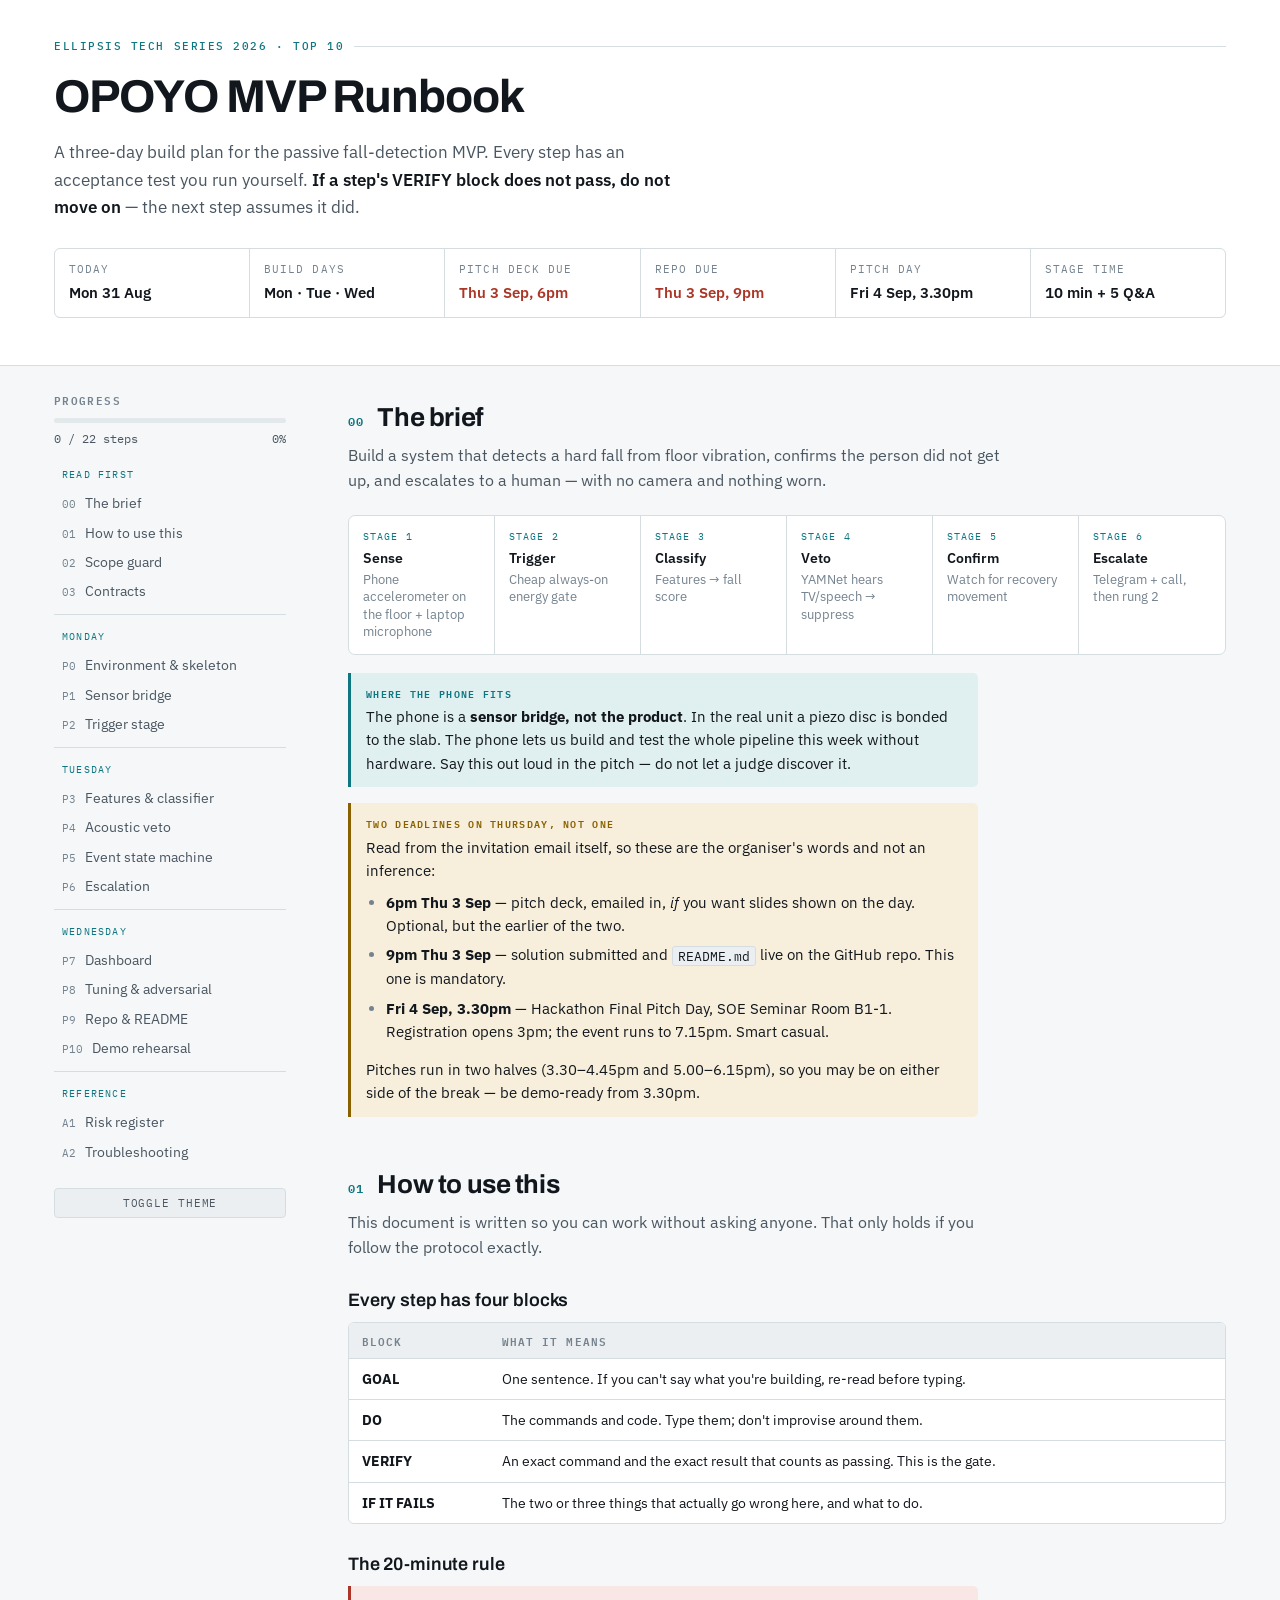
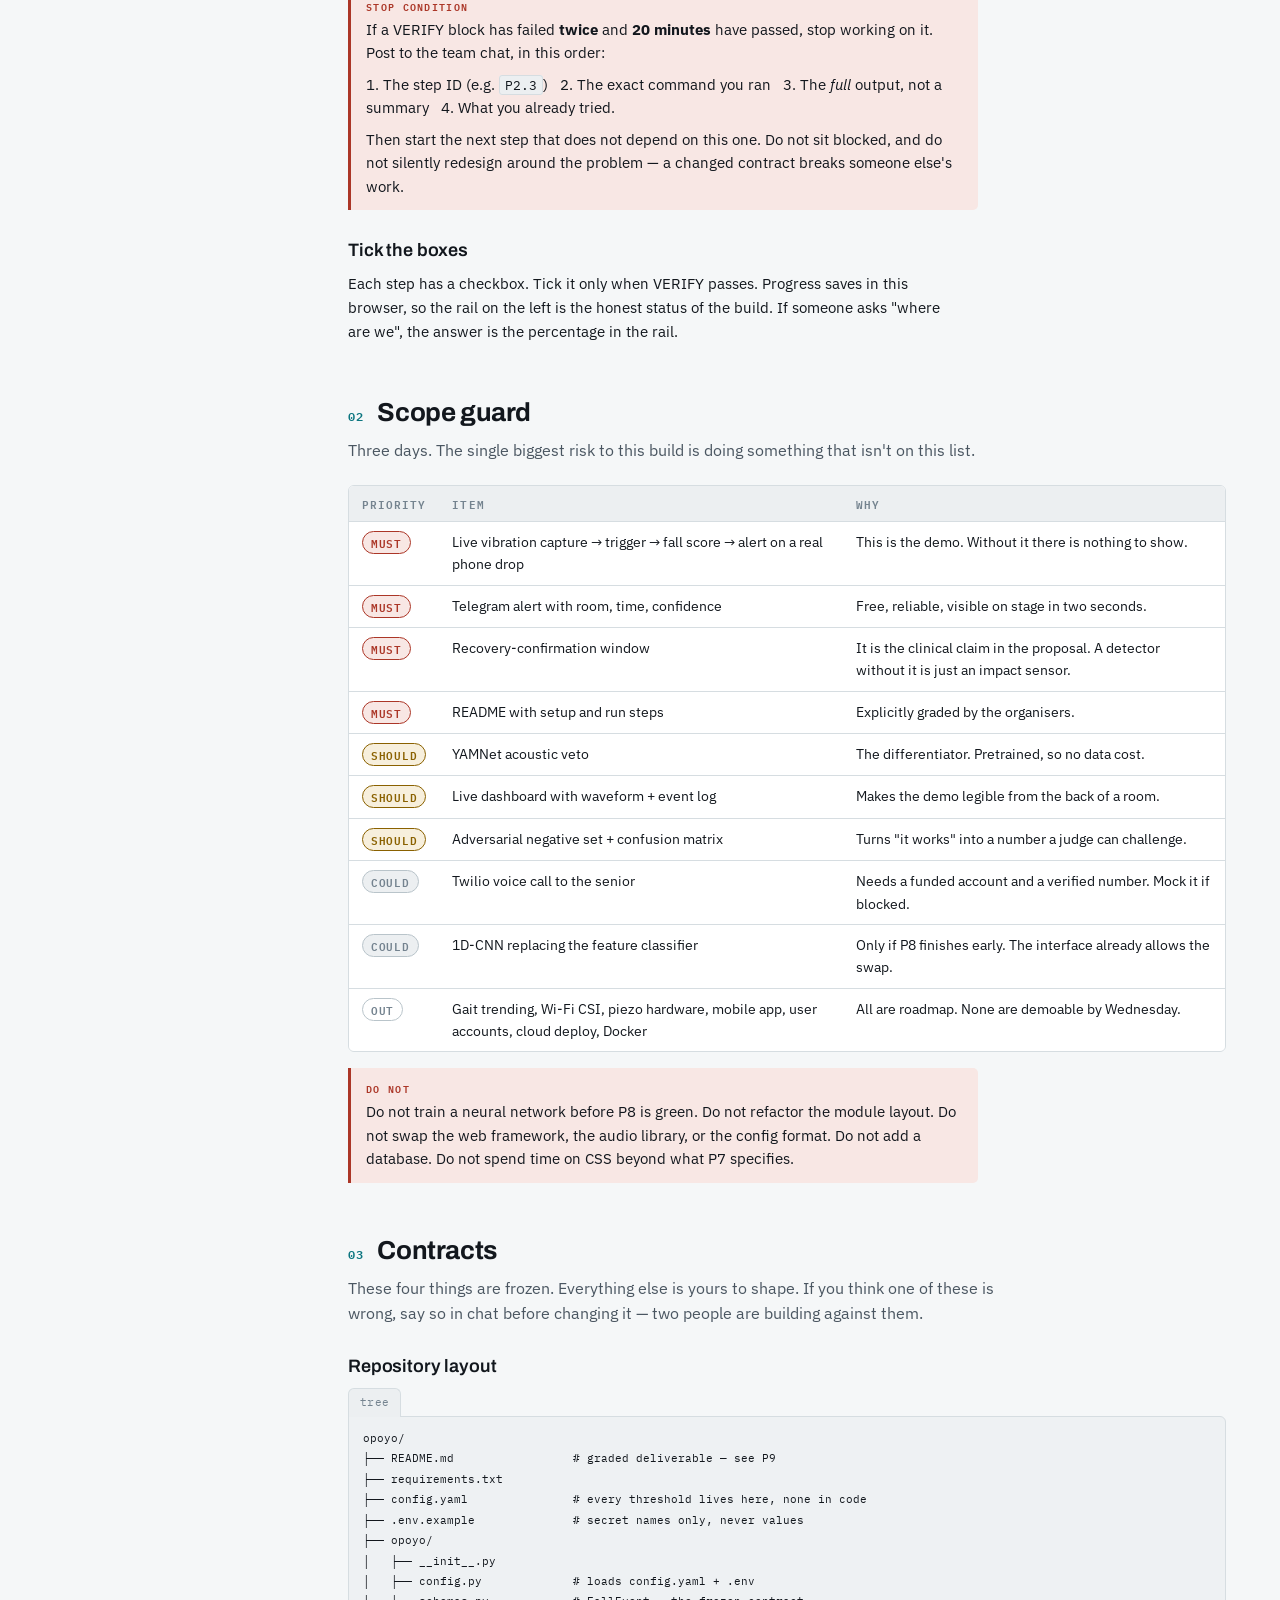
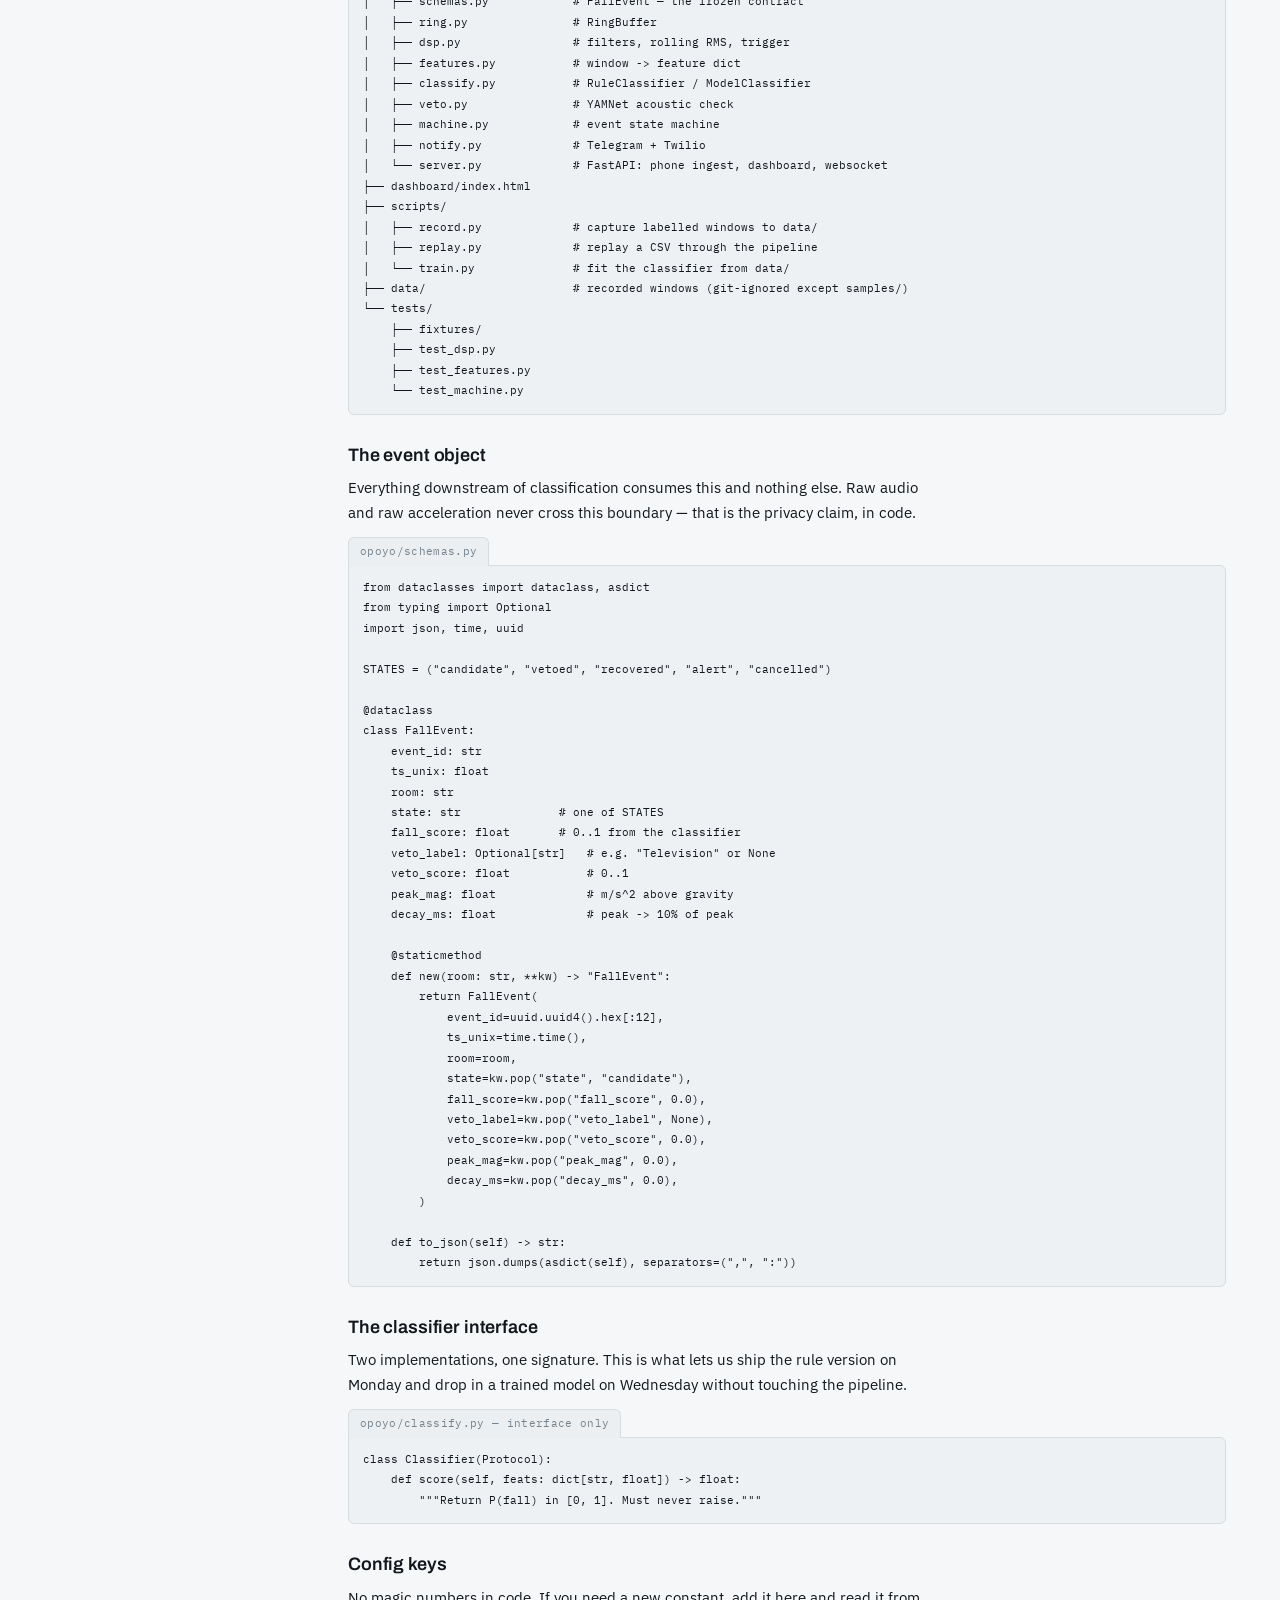
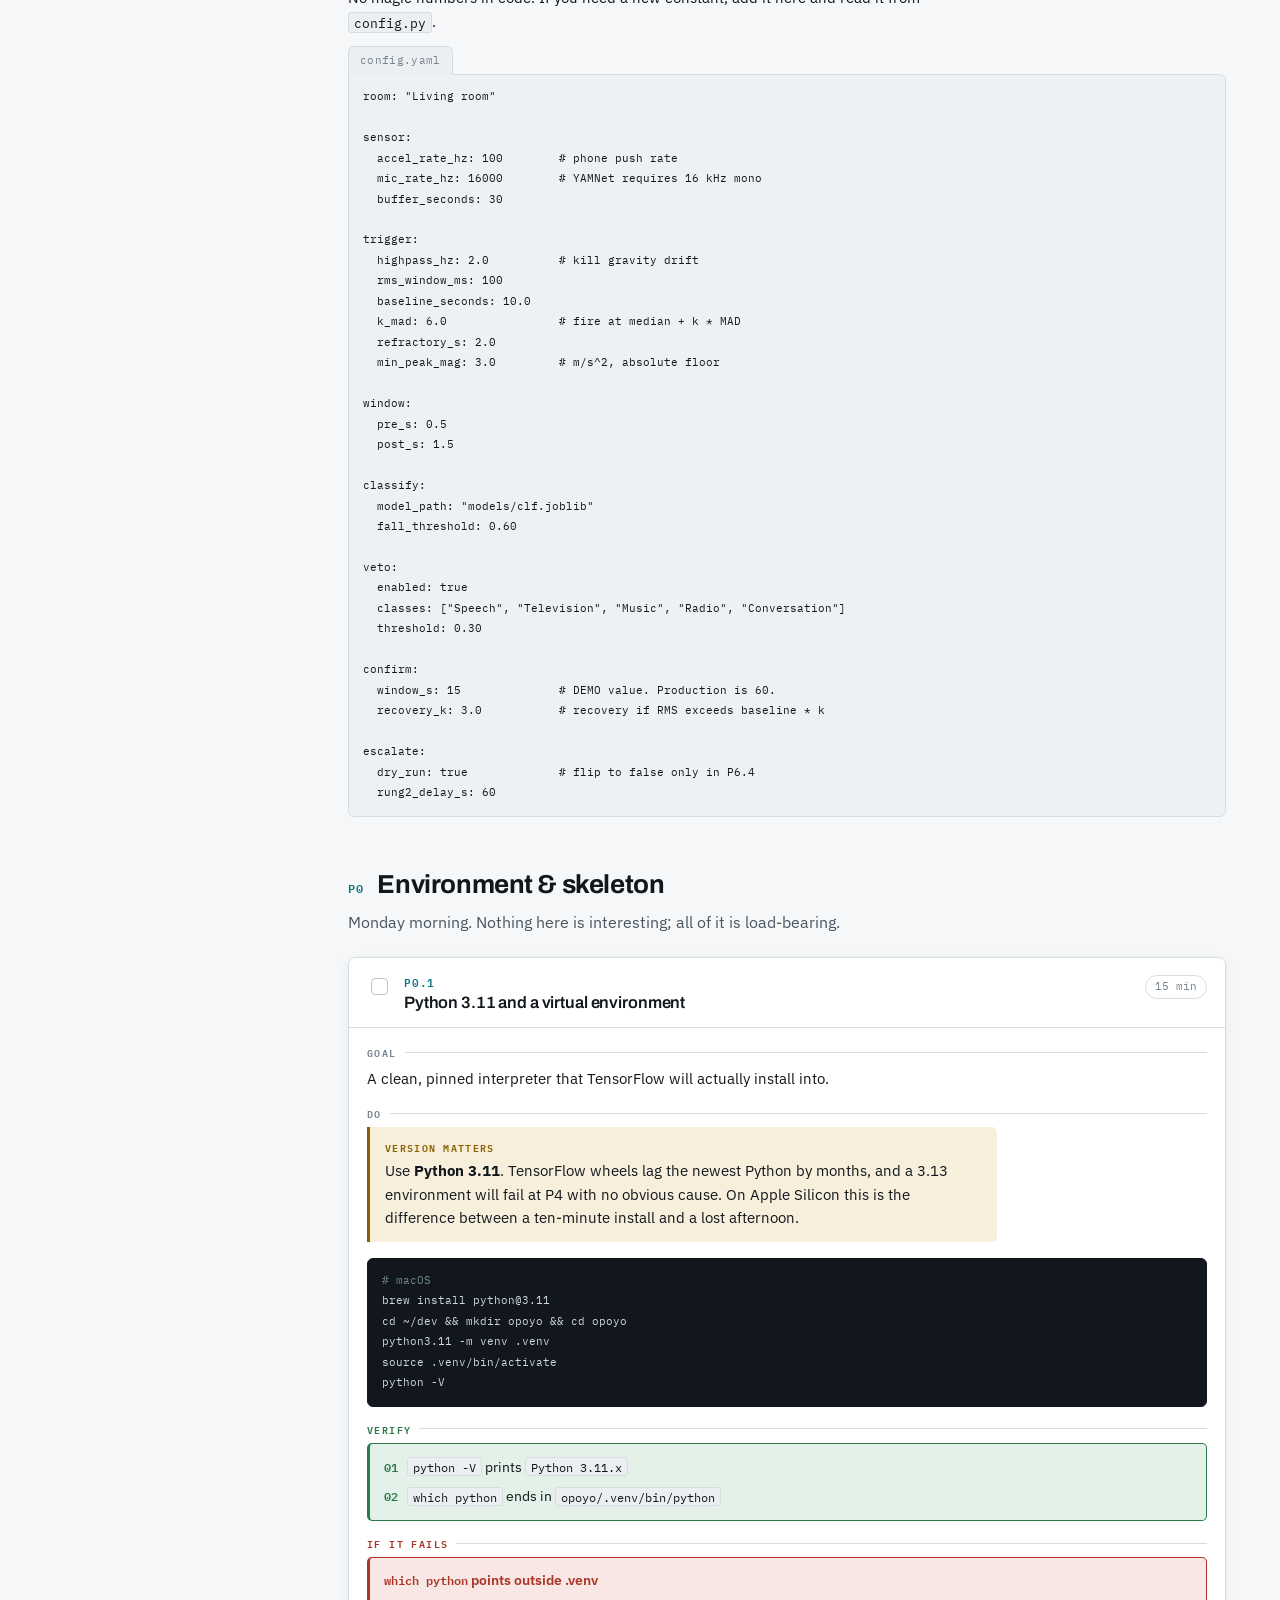
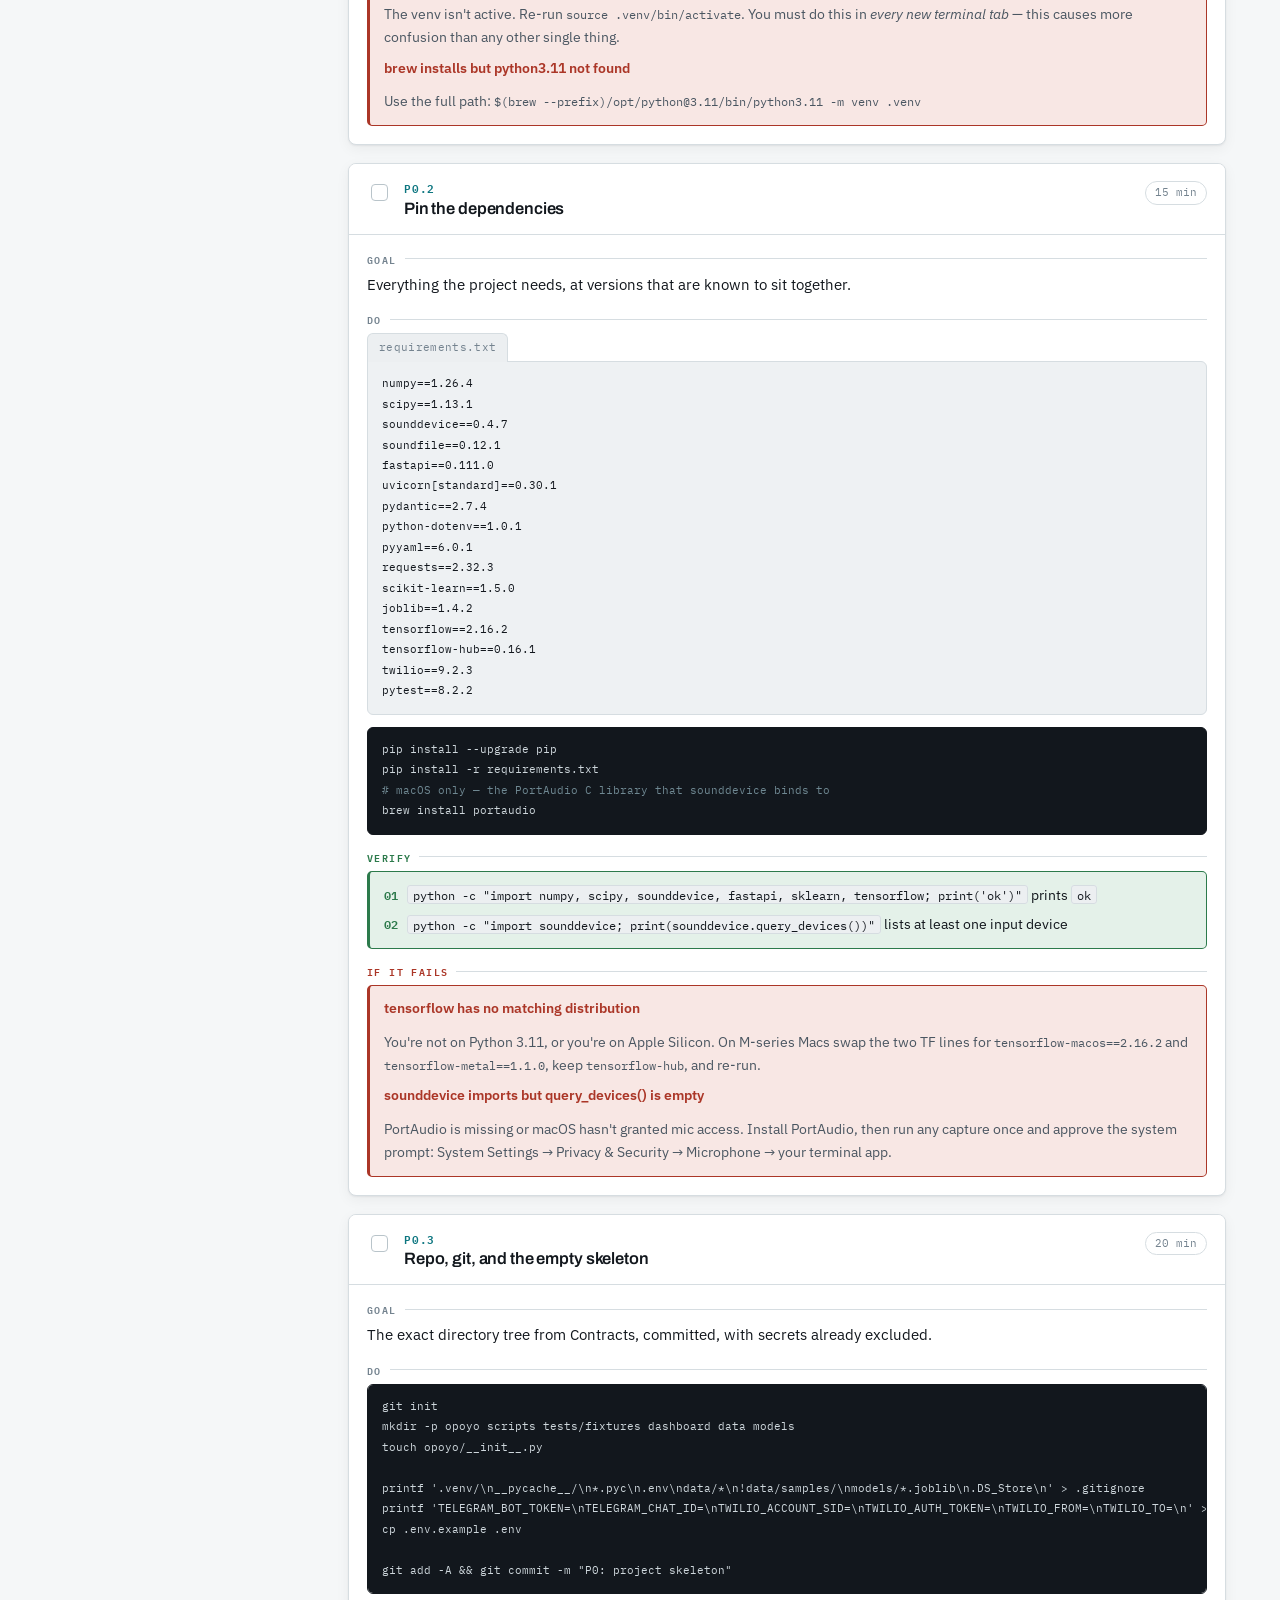
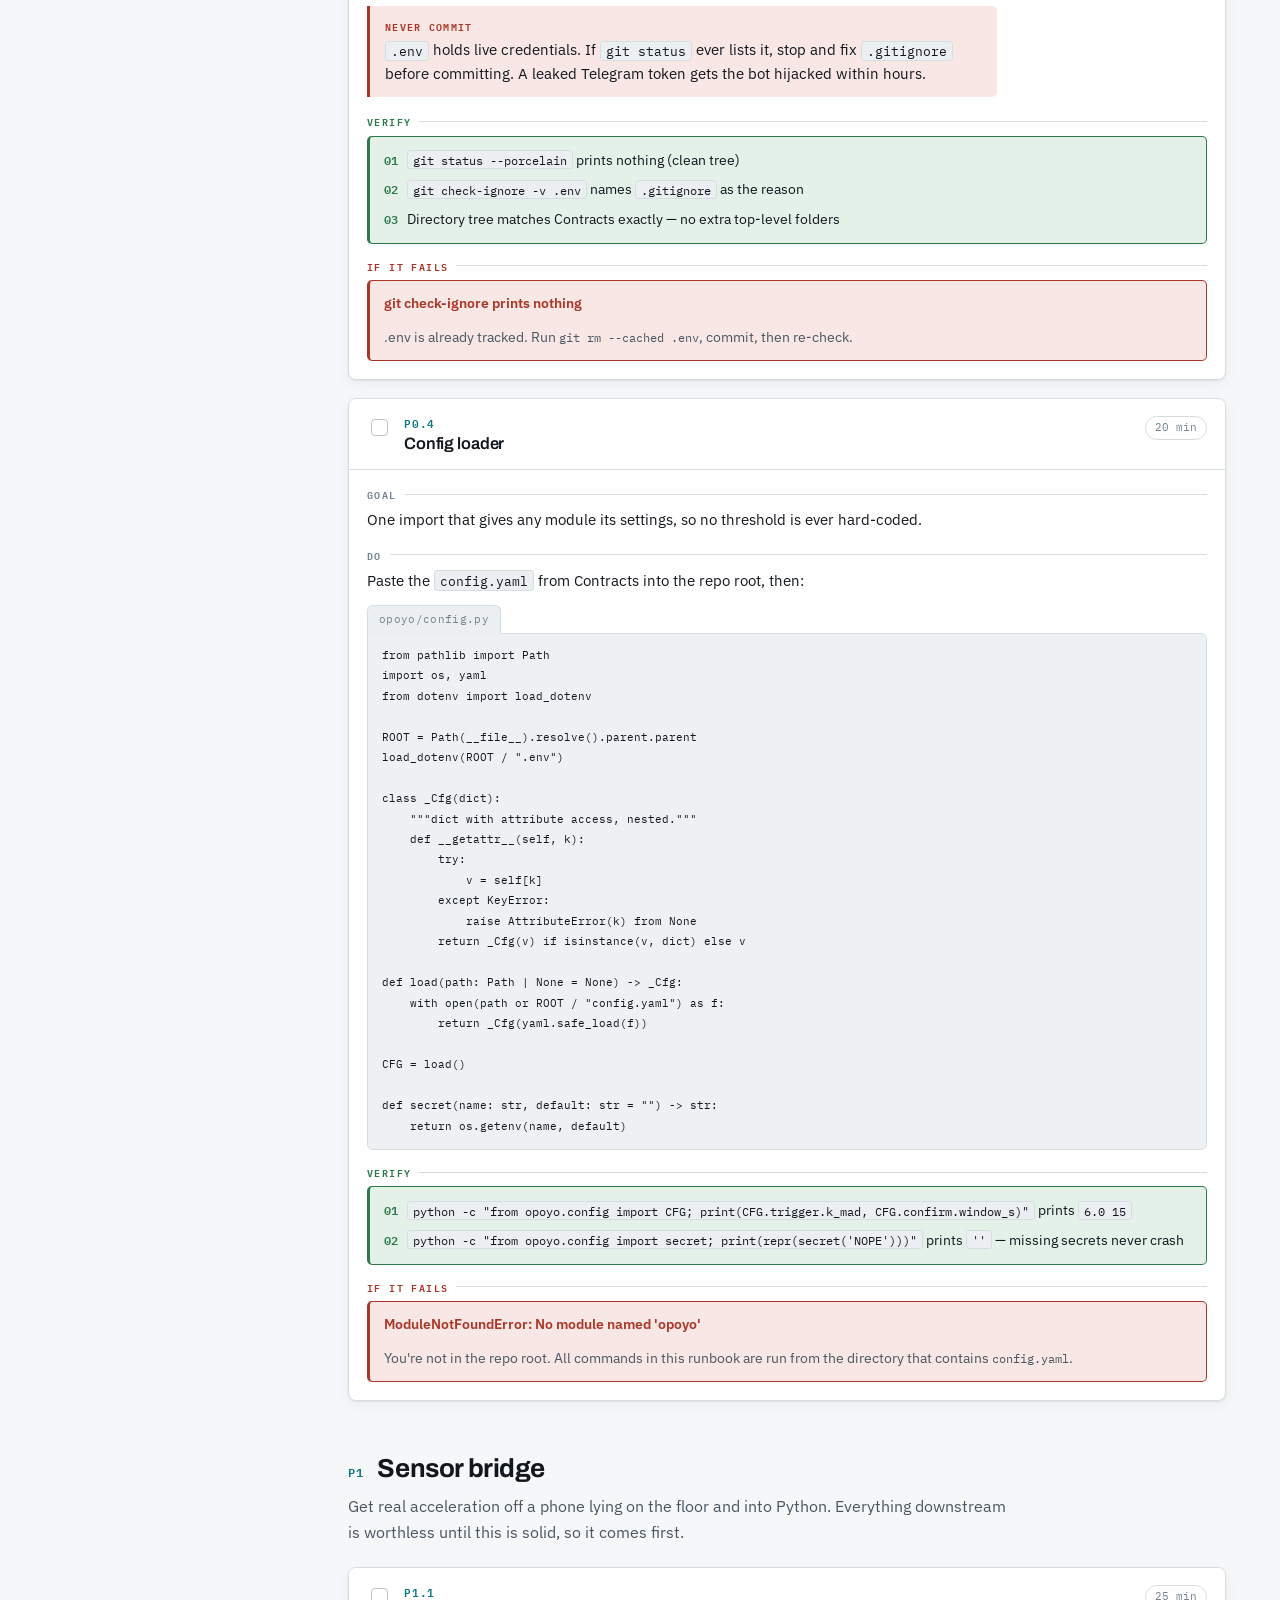
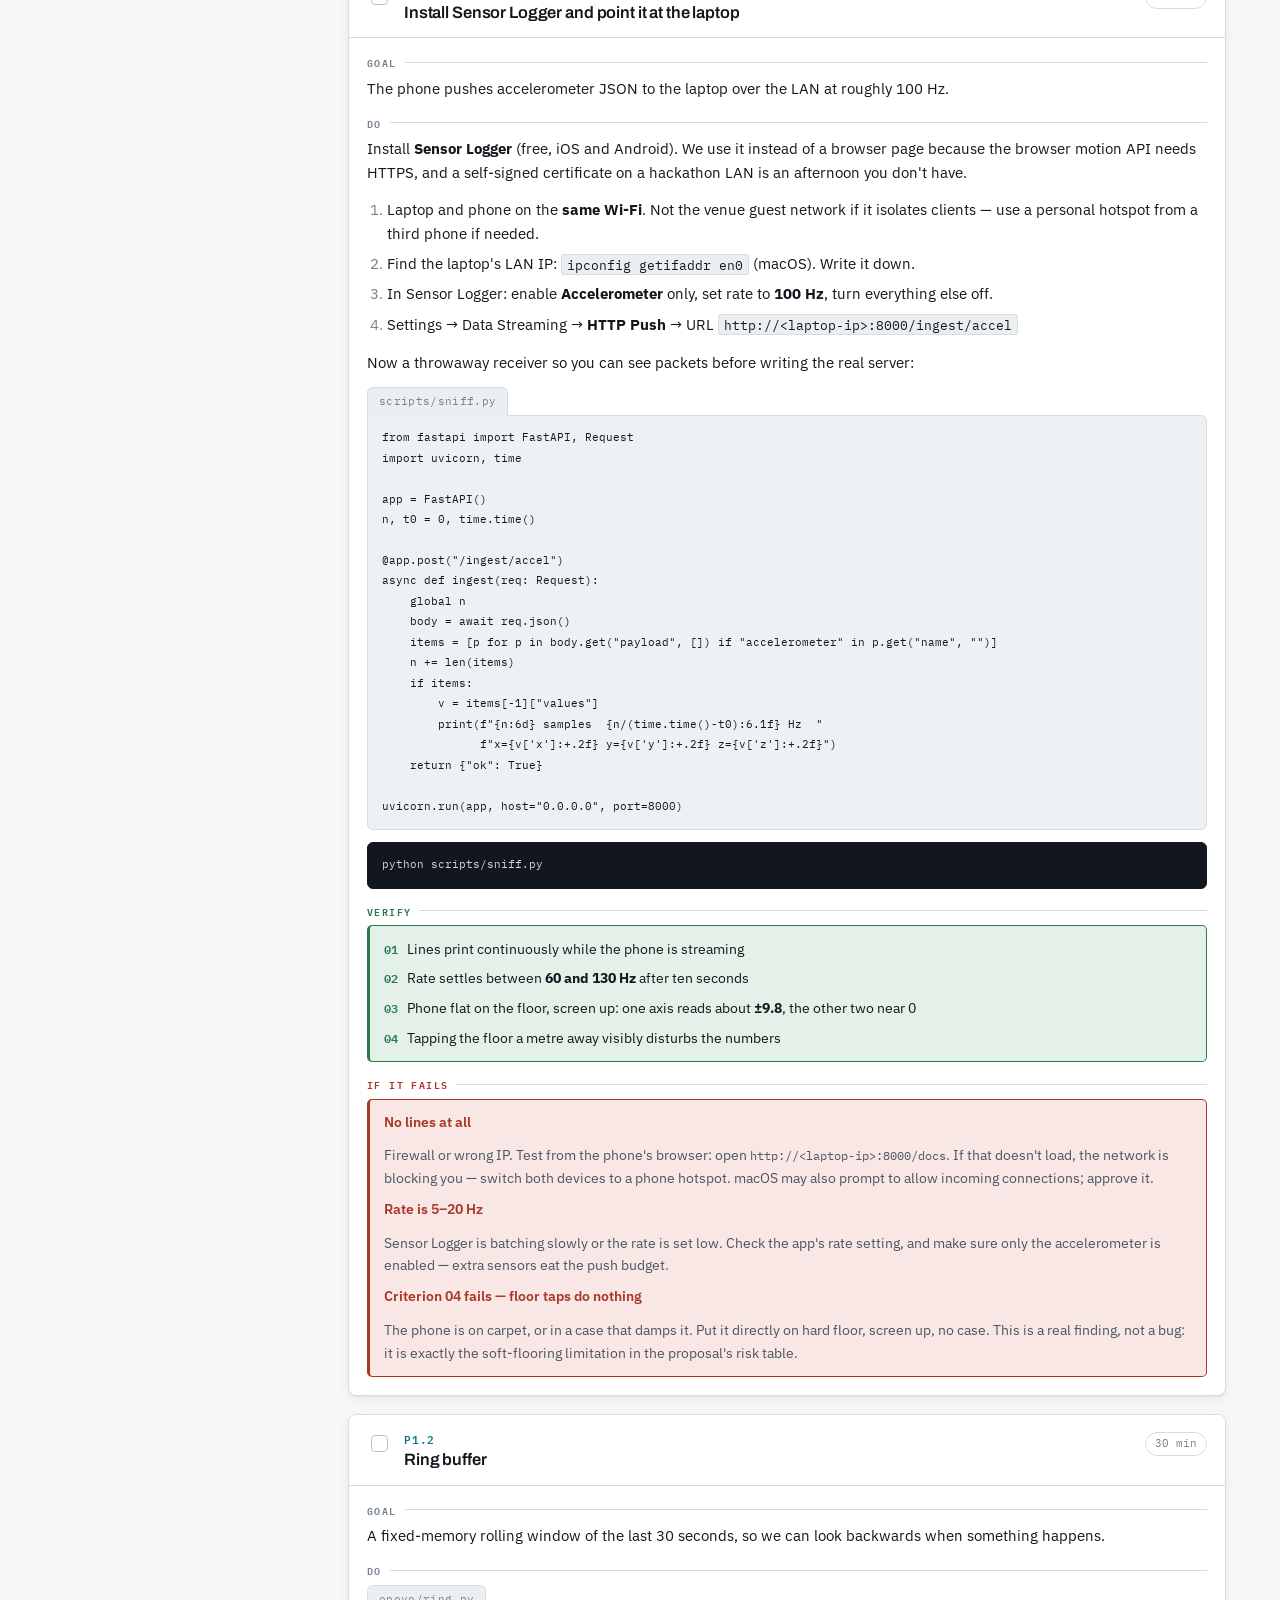
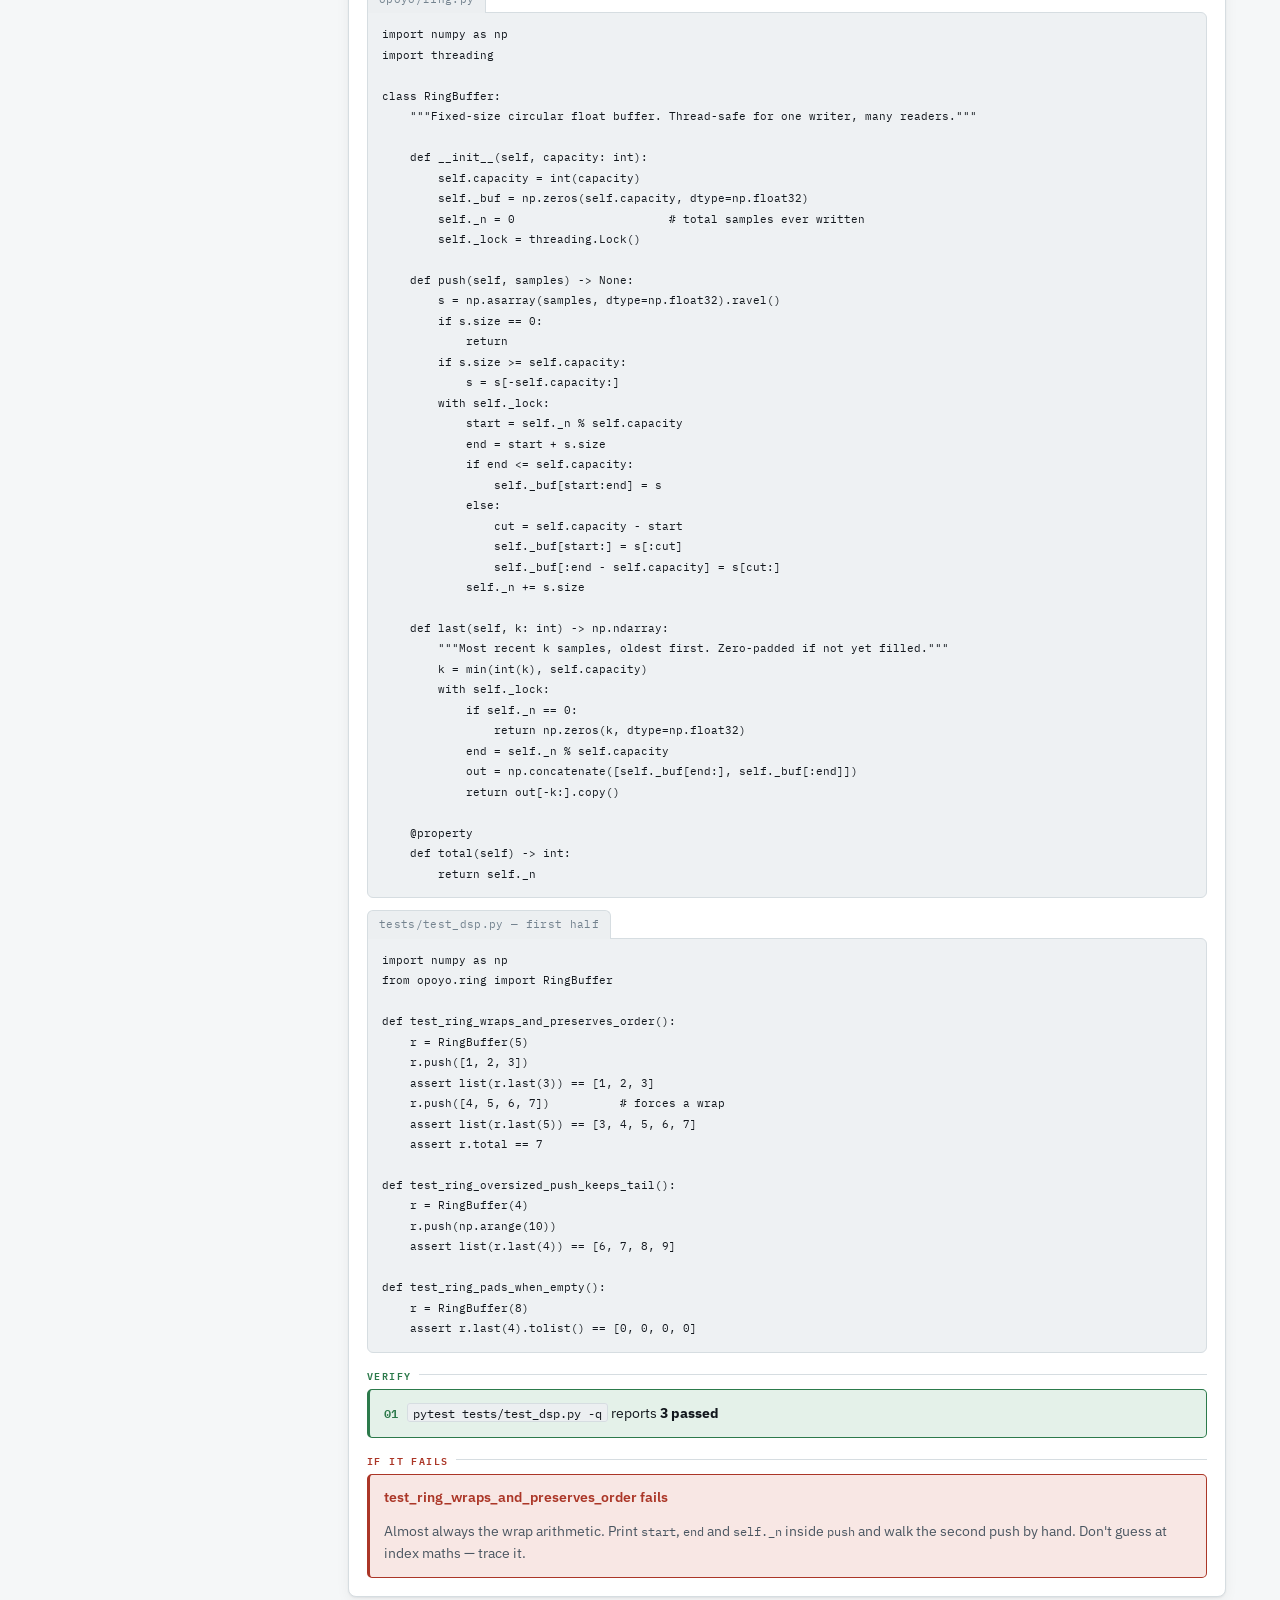
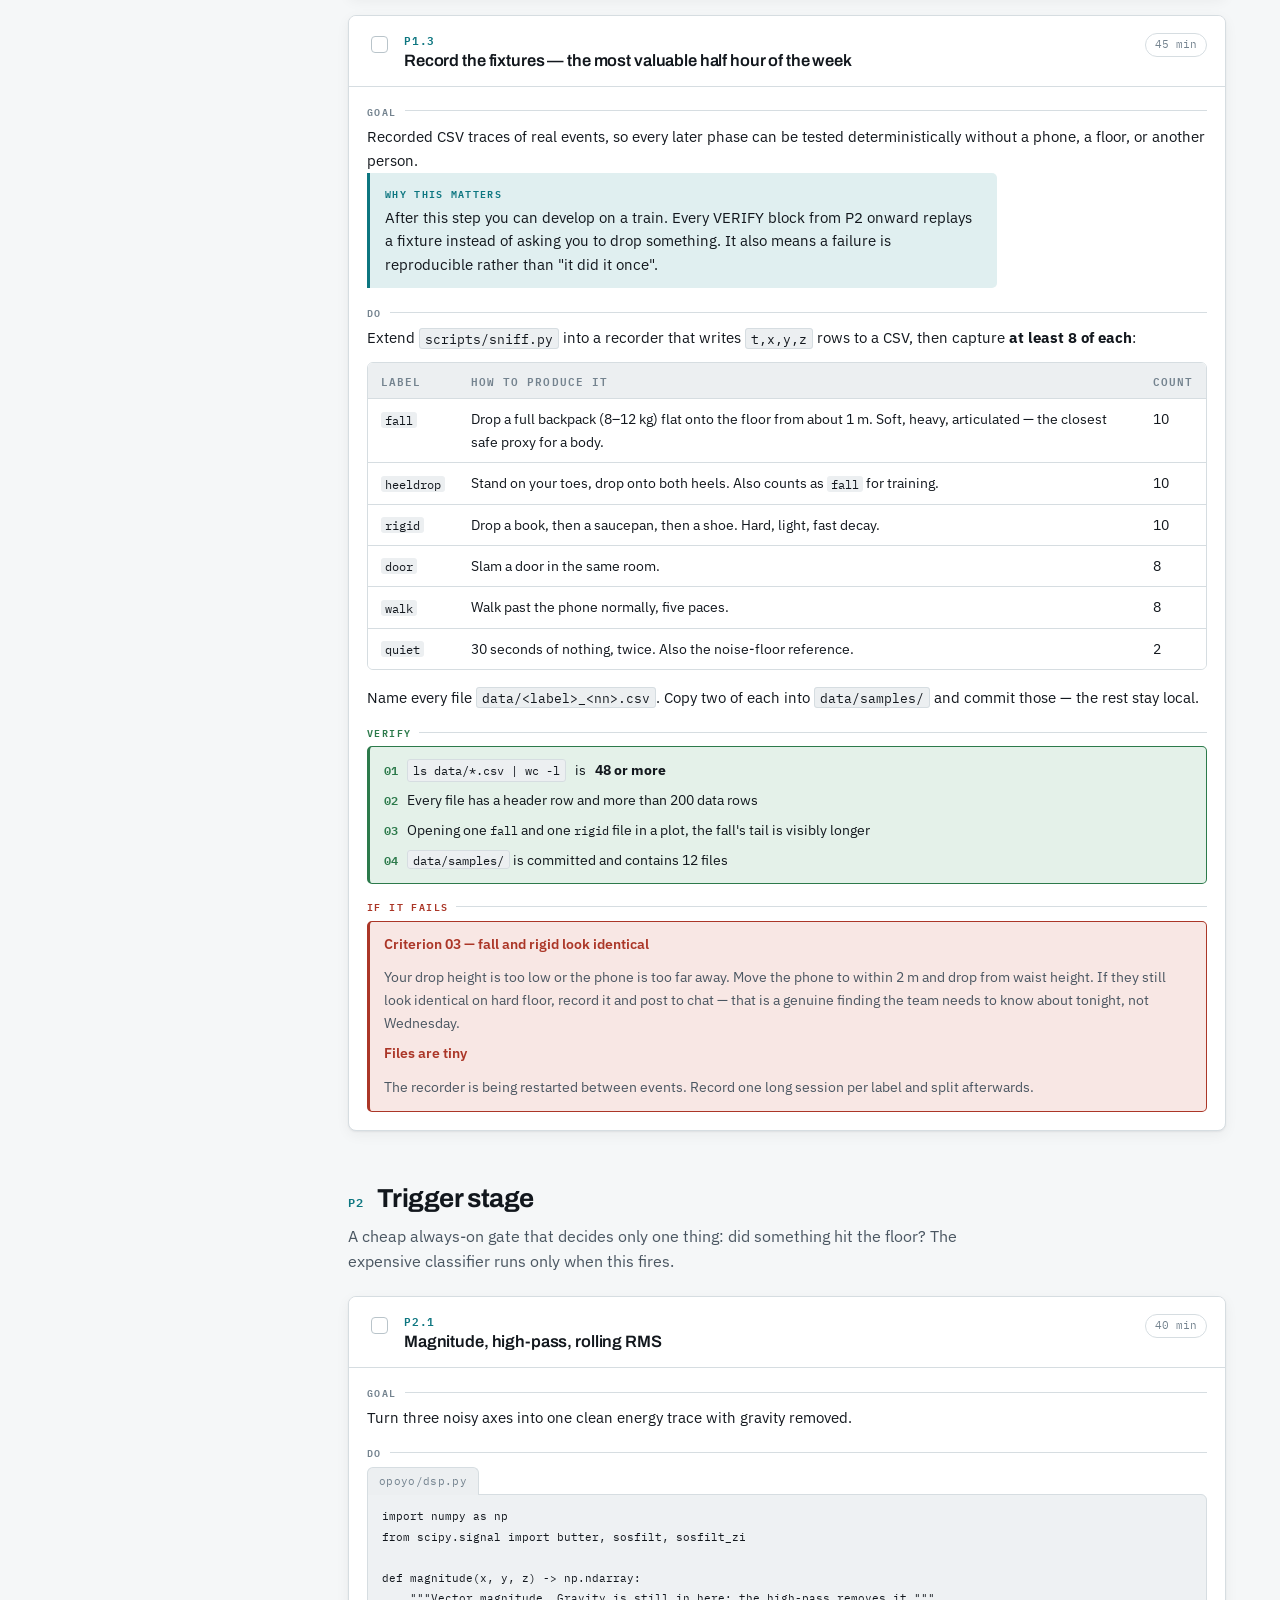
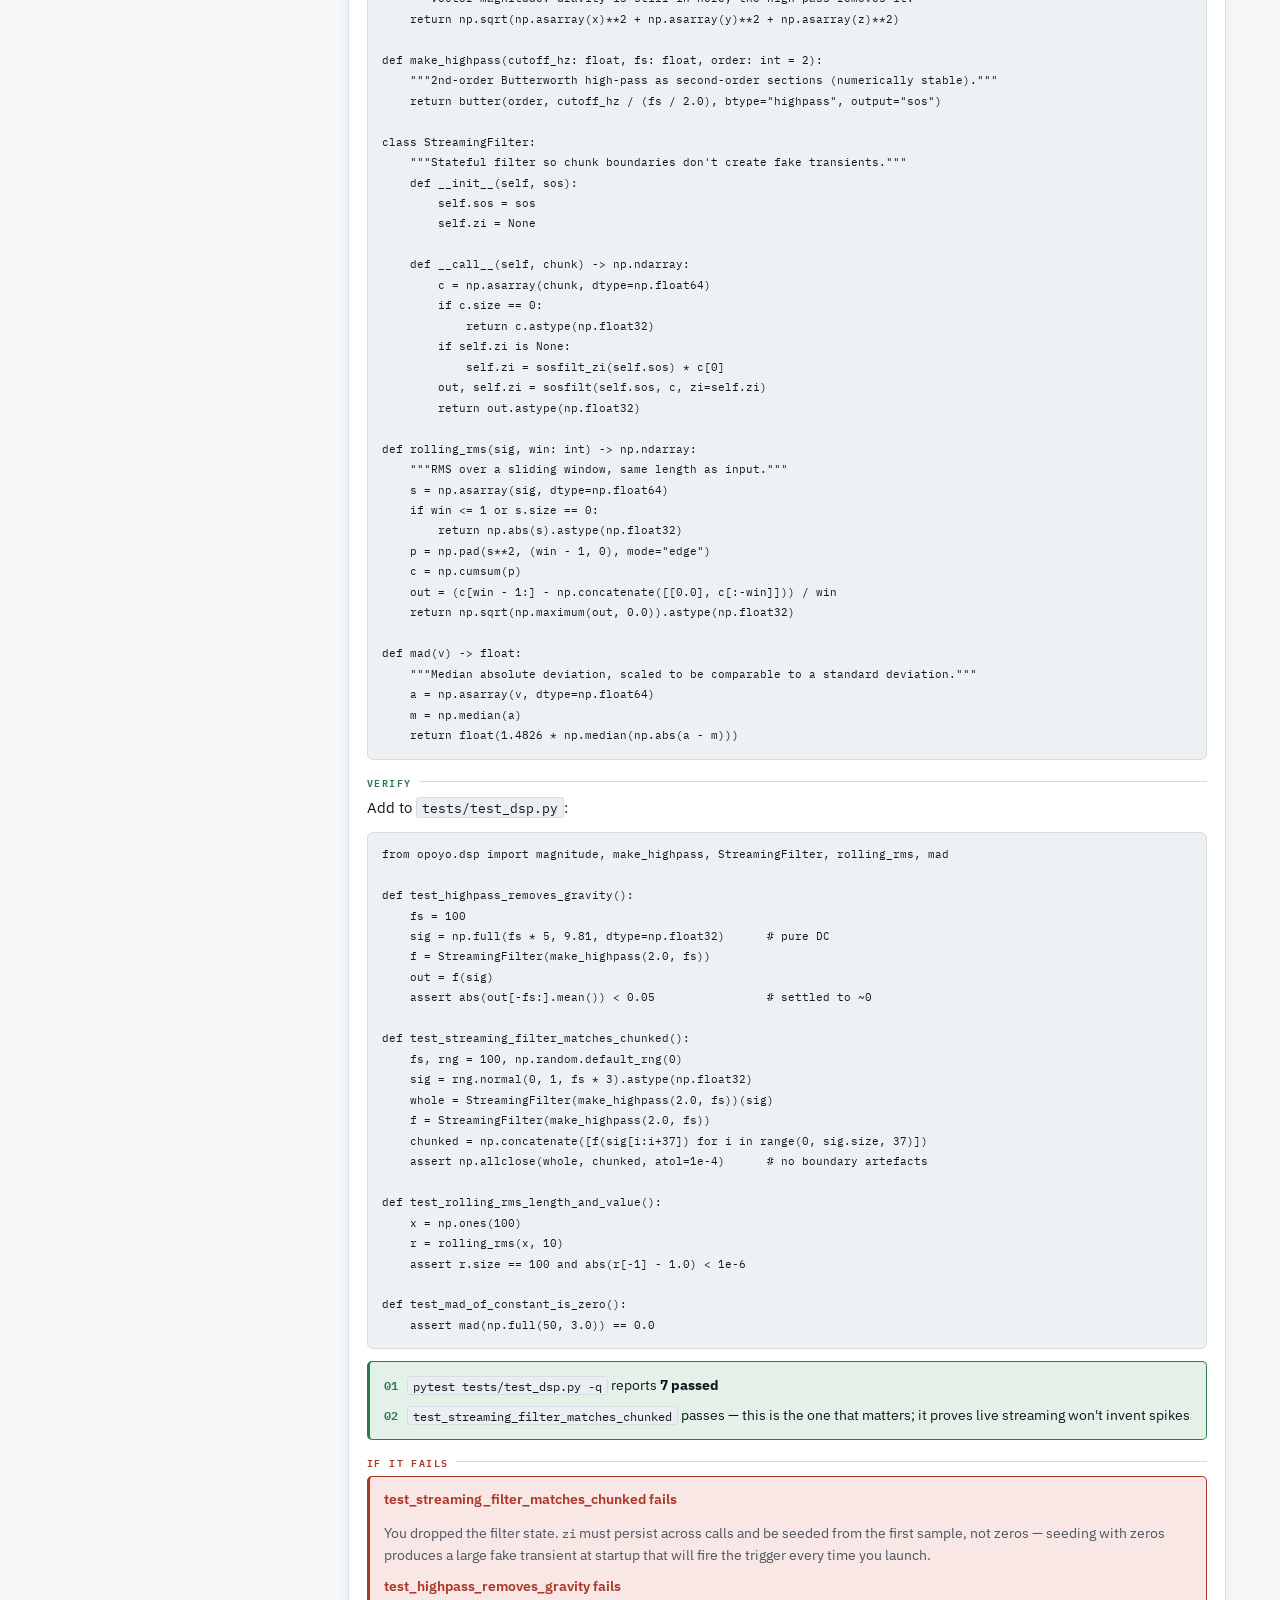
<file: docs/OPOYO-mvp-runbook.html>
<!doctype html>
<html lang="en">
<head>
  <meta charset="utf-8">
  <meta name="viewport" content="width=device-width, initial-scale=1">
  <title>OPOYO MVP Runbook</title>
  <link rel="preconnect" href="https://fonts.googleapis.com">
  <link rel="preconnect" href="https://fonts.gstatic.com" crossorigin>
  <link rel="stylesheet" href="https://fonts.googleapis.com/css2?family=Archivo:wght@500;600;700&family=IBM+Plex+Mono:wght@400;500;600&family=IBM+Plex+Sans:wght@400;500;600&display=swap">
  <style>
    /* standalone equivalent of the Artifact host's wrapper */
    :root { color-scheme: light dark; }
    html { -webkit-text-size-adjust: 100%; }
    body { margin: 0; }
    img { max-width: 100%; height: auto; }
    [hidden] { display: none !important; }
  </style>
  <style>
  /* ============================================================
     TOKENS — light is the bare :root; dark redefines tokens only
     ============================================================ */
  :root{
    --paper:#f5f7f8;
    --surface:#ffffff;
    --surface-2:#eceff1;
    --surface-3:#e3e8eb;
    --line:#d6dde1;
    --line-strong:#b9c4ca;

    --ink:#12171d;
    --ink-2:#4a5661;
    --ink-3:#74838f;

    --accent:#0d7680;
    --accent-2:#0a5c64;
    --accent-soft:#e0eff0;

    --pass:#2c7a4b;   --pass-soft:#e4f1e9;
    --warn:#8a6100;   --warn-soft:#f7efdc;
    --stop:#ab3627;   --stop-soft:#f8e7e4;

    --code-bg:#eef1f3;
    --term-bg:#12171d;
    --term-fg:#ced7dc;
    --check:#ffffff;
    --shadow:0 1px 2px rgba(18,23,29,.06), 0 4px 14px rgba(18,23,29,.05);

    --f-display:"Archivo","Helvetica Neue",Arial,sans-serif;
    --f-body:"IBM Plex Sans","Helvetica Neue",Arial,sans-serif;
    --f-mono:"IBM Plex Mono",ui-monospace,"SFMono-Regular",Menlo,Consolas,monospace;

    --rail:250px;
    --maxw:1220px;
  }
  @media (prefers-color-scheme: dark){
    :root:not([data-theme="light"]){
      --paper:#0d1114;
      --surface:#141a1f;
      --surface-2:#1b2328;
      --surface-3:#222c32;
      --line:#28323a;
      --line-strong:#3a4750;

      --ink:#e0e7eb;
      --ink-2:#9dabb5;
      --ink-3:#74838f;

      --accent:#4fbcc4;
      --accent-2:#7bd3d9;
      --accent-soft:#10292c;

      --pass:#63bb87;  --pass-soft:#13251b;
      --warn:#d3a64a;  --warn-soft:#2a2214;
      --stop:#e07a68;  --stop-soft:#2c1a17;

      --code-bg:#1a2126;
      --term-bg:#070a0c;
      --term-fg:#ced7dc;
      --check:#08211f;
      --shadow:0 1px 2px rgba(0,0,0,.4), 0 4px 14px rgba(0,0,0,.3);
    }
  }
  :root[data-theme="dark"]{
    --paper:#0d1114;
    --surface:#141a1f;
    --surface-2:#1b2328;
    --surface-3:#222c32;
    --line:#28323a;
    --line-strong:#3a4750;

    --ink:#e0e7eb;
    --ink-2:#9dabb5;
    --ink-3:#74838f;

    --accent:#4fbcc4;
    --accent-2:#7bd3d9;
    --accent-soft:#10292c;

    --pass:#63bb87;  --pass-soft:#13251b;
    --warn:#d3a64a;  --warn-soft:#2a2214;
    --stop:#e07a68;  --stop-soft:#2c1a17;

    --code-bg:#1a2126;
    --term-bg:#070a0c;
    --term-fg:#ced7dc;
    --check:#08211f;
    --shadow:0 1px 2px rgba(0,0,0,.4), 0 4px 14px rgba(0,0,0,.3);
  }

  /* ============================================================
     BASE
     ============================================================ */
  *{box-sizing:border-box}
  body{
    background:var(--paper);
    color:var(--ink);
    font-family:var(--f-body);
    font-size:15px;
    line-height:1.62;
    -webkit-font-smoothing:antialiased;
  }
  h1,h2,h3,h4{font-family:var(--f-display);text-wrap:balance;margin:0;line-height:1.2}
  p{margin:0}
  a{color:var(--accent);text-decoration-thickness:1px;text-underline-offset:2px}
  a:focus-visible,button:focus-visible,input:focus-visible,summary:focus-visible{
    outline:2px solid var(--accent);outline-offset:2px;border-radius:2px}
  code,kbd{font-family:var(--f-mono);font-size:.88em}
  hr{border:0;border-top:1px solid var(--line);margin:0}

  .wrap{max-width:var(--maxw);margin:0 auto;padding:0 24px}

  /* ============================================================
     MASTHEAD
     ============================================================ */
  .masthead{
    border-bottom:1px solid var(--line);
    background:var(--surface);
  }
  .masthead .wrap{padding-top:38px;padding-bottom:32px}
  .eyebrow{
    font-family:var(--f-mono);font-size:11px;font-weight:500;
    letter-spacing:.14em;text-transform:uppercase;color:var(--accent);
    display:flex;align-items:center;gap:10px;flex-wrap:wrap;
  }
  .eyebrow::after{content:"";flex:1;height:1px;background:var(--line);min-width:20px}
  h1{font-size:clamp(30px,4.6vw,46px);font-weight:700;letter-spacing:-.022em;margin:14px 0 0}
  .standfirst{
    margin-top:14px;color:var(--ink-2);font-size:17px;max-width:63ch;
  }
  .standfirst strong{color:var(--ink);font-weight:600}

  .clock{
    margin-top:26px;display:grid;gap:1px;background:var(--line);
    border:1px solid var(--line);border-radius:6px;overflow:hidden;
    grid-template-columns:repeat(auto-fit,minmax(150px,1fr));
  }
  .clock div{background:var(--surface);padding:12px 14px}
  .clock dt{
    font-family:var(--f-mono);font-size:10.5px;letter-spacing:.1em;
    text-transform:uppercase;color:var(--ink-3);margin-bottom:3px;
  }
  .clock dd{margin:0;font-weight:600;font-size:15px;font-variant-numeric:tabular-nums}
  .clock .hot dd{color:var(--stop)}

  /* ============================================================
     SHELL / RAIL
     ============================================================ */
  .shell{display:grid;grid-template-columns:var(--rail) minmax(0,1fr);gap:44px;align-items:start}
  @media (max-width:940px){
    .shell{grid-template-columns:1fr;gap:0}
    .rail{position:static;max-height:none;border-right:0;border-bottom:1px solid var(--line);
          margin-bottom:28px;padding-bottom:20px}
  }
  .rail{
    position:sticky;top:0;align-self:start;max-height:100vh;overflow-y:auto;
    padding:28px 18px 40px 0;
  }
  .rail h2{
    font-family:var(--f-mono);font-size:10.5px;font-weight:600;letter-spacing:.13em;
    text-transform:uppercase;color:var(--ink-3);margin-bottom:12px;
  }
  .progress{margin-bottom:18px}
  .progress .bar{height:5px;background:var(--surface-3);border-radius:3px;overflow:hidden}
  .progress .bar span{display:block;height:100%;background:var(--accent);width:0;transition:width .25s ease}
  .progress .num{
    font-family:var(--f-mono);font-size:11.5px;color:var(--ink-2);margin-top:7px;
    font-variant-numeric:tabular-nums;display:flex;justify-content:space-between;
  }
  .rail ol{list-style:none;margin:0;padding:0;display:flex;flex-direction:column;gap:1px}
  .rail ol a{
    display:flex;gap:9px;align-items:baseline;padding:5px 8px;border-radius:4px;
    color:var(--ink-2);text-decoration:none;font-size:13.5px;line-height:1.35;
  }
  .rail ol a:hover{background:var(--surface-2);color:var(--ink)}
  .rail ol a .p{
    font-family:var(--f-mono);font-size:11px;color:var(--ink-3);flex:0 0 auto;
    font-variant-numeric:tabular-nums;padding-top:1px;
  }
  .rail ol a.done{color:var(--ink-3)}
  .rail ol a.done .t{text-decoration:line-through}
  .rail .daymark{
    font-family:var(--f-mono);font-size:10px;letter-spacing:.12em;text-transform:uppercase;
    color:var(--accent);padding:14px 8px 5px;border-top:1px solid var(--line);margin-top:8px;
  }
  .rail .daymark:first-child{border-top:0;margin-top:0;padding-top:0}
  .themebtn{
    margin-top:22px;font-family:var(--f-mono);font-size:11px;letter-spacing:.08em;
    text-transform:uppercase;background:var(--surface-2);color:var(--ink-2);
    border:1px solid var(--line);border-radius:4px;padding:7px 11px;cursor:pointer;width:100%;
  }
  .themebtn:hover{border-color:var(--line-strong);color:var(--ink)}

  main{padding:36px 0 90px;min-width:0}

  /* ============================================================
     SECTIONS
     ============================================================ */
  section{margin-bottom:52px;scroll-margin-top:20px}
  .sechead{display:flex;gap:14px;align-items:baseline;margin-bottom:6px}
  .sechead .idx{
    font-family:var(--f-mono);font-size:12px;font-weight:600;color:var(--accent);
    letter-spacing:.06em;flex:0 0 auto;padding-top:4px;
  }
  section h2{font-size:26px;font-weight:700;letter-spacing:-.016em}
  .lede{color:var(--ink-2);max-width:66ch;margin:10px 0 22px;font-size:15.5px}
  section h3{font-size:18px;font-weight:600;margin:30px 0 10px;letter-spacing:-.008em}
  section p{max-width:66ch;margin-bottom:12px}
  section ul,section ol{max-width:66ch;margin:0 0 14px;padding-left:20px}
  section li{margin-bottom:6px}
  section li::marker{color:var(--ink-3)}

  /* ============================================================
     STEP CARD
     ============================================================ */
  .step{
    background:var(--surface);border:1px solid var(--line);border-radius:8px;
    margin-bottom:18px;box-shadow:var(--shadow);overflow:hidden;
  }
  .step > header{
    display:flex;gap:13px;align-items:flex-start;padding:15px 18px;
    border-bottom:1px solid var(--line);background:var(--surface);
  }
  .step > header label{display:flex;align-items:center;cursor:pointer;padding-top:2px}
  .step input[type=checkbox]{
    appearance:none;width:17px;height:17px;border:1.5px solid var(--line-strong);
    border-radius:4px;cursor:pointer;background:var(--surface);flex:0 0 auto;position:relative;
  }
  .step input[type=checkbox]:checked{background:var(--accent);border-color:var(--accent)}
  .step input[type=checkbox]:checked::after{
    content:"";position:absolute;left:5px;top:1.5px;width:5px;height:10px;
    border:solid var(--check);border-width:0 2px 2px 0;transform:rotate(42deg);
  }
  .step .hgroup{flex:1;min-width:0}
  .step .sid{
    font-family:var(--f-mono);font-size:11px;font-weight:600;color:var(--accent);
    letter-spacing:.07em;display:block;margin-bottom:2px;
  }
  .step h4{font-size:16.5px;font-weight:600;letter-spacing:-.008em}
  .step .tbox{
    font-family:var(--f-mono);font-size:11px;color:var(--ink-3);white-space:nowrap;
    border:1px solid var(--line);border-radius:99px;padding:2px 9px;flex:0 0 auto;margin-top:2px;
  }
  .step .body{padding:16px 18px 18px}
  .step.done{opacity:.62}
  .step.done > header h4{text-decoration:line-through;text-decoration-color:var(--ink-3)}

  /* labelled blocks inside a step */
  .blk{margin-top:14px}
  .blk:first-child{margin-top:0}
  .blk > .lbl{
    font-family:var(--f-mono);font-size:10px;font-weight:600;letter-spacing:.14em;
    text-transform:uppercase;margin-bottom:6px;display:flex;align-items:center;gap:8px;
  }
  .blk > .lbl::after{content:"";flex:1;height:1px;background:var(--line)}
  .blk.goal > .lbl{color:var(--ink-3)}
  .blk.do   > .lbl{color:var(--ink-3)}
  .blk.verify > .lbl{color:var(--pass)}
  .blk.fail > .lbl{color:var(--stop)}
  .blk p,.blk ul,.blk ol{max-width:none}
  .blk > p:last-child,.blk > ul:last-child,.blk > ol:last-child{margin-bottom:0}

  .verify-box{
    background:var(--pass-soft);border:1px solid var(--pass);border-left-width:3px;
    border-radius:5px;padding:12px 14px;
  }
  .verify-box .crit{
    display:flex;gap:9px;align-items:flex-start;margin-bottom:7px;font-size:14px;
  }
  .verify-box .crit:last-child{margin-bottom:0}
  .verify-box .crit .tick{
    font-family:var(--f-mono);color:var(--pass);font-weight:600;flex:0 0 auto;font-size:12px;padding-top:2px;
  }
  .fail-box{
    background:var(--stop-soft);border:1px solid var(--stop);border-left-width:3px;
    border-radius:5px;padding:12px 14px;font-size:14px;
  }
  .fail-box dl{margin:0;display:grid;gap:9px}
  .fail-box dt{font-weight:600;color:var(--stop);font-size:13.5px}
  .fail-box dd{margin:2px 0 0;color:var(--ink-2)}

  /* ============================================================
     CODE
     ============================================================ */
  pre{
    background:var(--code-bg);border:1px solid var(--line);border-radius:6px;
    padding:12px 14px;overflow-x:auto;margin:0 0 12px;font-size:12.8px;line-height:1.6;
  }
  pre:last-child{margin-bottom:0}
  pre code{font-family:var(--f-mono);color:var(--ink)}
  pre.term{background:var(--term-bg);border-color:var(--term-bg)}
  pre.term code{color:var(--term-fg)}
  pre.term .c{color:#6f8892}
  pre.term .g{color:#7fcf9e}
  pre.term .y{color:#dcb463}
  .filename{
    font-family:var(--f-mono);font-size:11px;color:var(--ink-3);letter-spacing:.03em;
    background:var(--surface-2);border:1px solid var(--line);border-bottom:0;
    padding:5px 11px;border-radius:6px 6px 0 0;display:inline-block;margin-bottom:-1px;
  }
  .filename + pre{border-radius:0 6px 6px 6px}
  code.inl{background:var(--surface-2);border:1px solid var(--line);border-radius:3px;padding:.5px 5px}

  /* ============================================================
     CALLOUTS / TABLES / MISC
     ============================================================ */
  .note{
    border-left:3px solid var(--accent);background:var(--accent-soft);
    padding:12px 15px;border-radius:0 5px 5px 0;margin:0 0 16px;font-size:14.5px;max-width:70ch;
  }
  .note.warn{border-left-color:var(--warn);background:var(--warn-soft)}
  .note.stop{border-left-color:var(--stop);background:var(--stop-soft)}
  .note .t{
    font-family:var(--f-mono);font-size:10px;font-weight:600;letter-spacing:.13em;
    text-transform:uppercase;display:block;margin-bottom:4px;color:var(--accent);
  }
  .note.warn .t{color:var(--warn)}
  .note.stop .t{color:var(--stop)}
  .note p{margin-bottom:8px}
  .note p:last-child{margin-bottom:0}

  .tablewrap{overflow-x:auto;margin-bottom:16px;border:1px solid var(--line);border-radius:6px}
  table{border-collapse:collapse;width:100%;font-size:13.8px;background:var(--surface)}
  th,td{text-align:left;padding:9px 13px;border-bottom:1px solid var(--line);vertical-align:top}
  th{
    font-family:var(--f-mono);font-size:10.5px;font-weight:600;letter-spacing:.1em;
    text-transform:uppercase;color:var(--ink-3);background:var(--surface-2);white-space:nowrap;
  }
  tr:last-child td{border-bottom:0}
  td code{background:var(--surface-2);border-radius:3px;padding:.5px 4px}
  .num{font-variant-numeric:tabular-nums}

  .pill{
    display:inline-block;font-family:var(--f-mono);font-size:10.5px;font-weight:600;
    letter-spacing:.07em;text-transform:uppercase;padding:2px 8px;border-radius:99px;border:1px solid;
  }
  .pill.must{color:var(--stop);border-color:var(--stop);background:var(--stop-soft)}
  .pill.should{color:var(--warn);border-color:var(--warn);background:var(--warn-soft)}
  .pill.could{color:var(--ink-3);border-color:var(--line-strong);background:var(--surface-2)}
  .pill.out{color:var(--ink-3);border-color:var(--line-strong);background:transparent}

  .grid2{display:grid;grid-template-columns:repeat(auto-fit,minmax(280px,1fr));gap:16px;margin-bottom:16px}
  .card{background:var(--surface);border:1px solid var(--line);border-radius:7px;padding:15px 17px}
  .card h4{font-size:15px;font-weight:600;margin-bottom:7px}
  .card p{font-size:14px;color:var(--ink-2);margin-bottom:0;max-width:none}

  details{
    background:var(--surface);border:1px solid var(--line);border-radius:6px;
    padding:11px 15px;margin-bottom:10px;
  }
  details summary{
    cursor:pointer;font-weight:600;font-size:14.5px;list-style:none;
    display:flex;align-items:center;gap:9px;
  }
  details summary::-webkit-details-marker{display:none}
  details summary::before{
    content:"+";font-family:var(--f-mono);color:var(--accent);font-weight:600;flex:0 0 auto;
  }
  details[open] summary::before{content:"–"}
  details[open] summary{margin-bottom:11px}

  .flow{
    display:flex;flex-wrap:wrap;align-items:stretch;gap:0;margin-bottom:18px;
    border:1px solid var(--line);border-radius:7px;overflow:hidden;background:var(--surface);
  }
  .flow .n{
    flex:1 1 130px;min-width:130px;padding:13px 14px;border-right:1px solid var(--line);
  }
  .flow .n:last-child{border-right:0}
  .flow .n .k{
    font-family:var(--f-mono);font-size:10px;letter-spacing:.11em;text-transform:uppercase;
    color:var(--accent);margin-bottom:4px;
  }
  .flow .n .v{font-size:13.5px;font-weight:600;line-height:1.35}
  .flow .n .s{font-size:12.5px;color:var(--ink-3);margin-top:3px;line-height:1.4}

  footer{border-top:1px solid var(--line);background:var(--surface);padding:26px 0 40px}
  footer .wrap{color:var(--ink-3);font-size:13.5px}

  @media (prefers-reduced-motion: reduce){
    *{animation-duration:.01ms !important;transition-duration:.01ms !important}
  }
  </style>
</head>
<body>

<header class="masthead">
  <div class="wrap">
    <div class="eyebrow"><span>Ellipsis Tech Series 2026 · Top 10</span></div>
    <h1>OPOYO MVP Runbook</h1>
    <p class="standfirst">
      A three-day build plan for the passive fall-detection MVP. Every step has an
      acceptance test you run yourself. <strong>If a step's VERIFY block does not pass,
      do not move on</strong> — the next step assumes it did.
    </p>
    <dl class="clock">
      <div><dt>Today</dt><dd>Mon 31 Aug</dd></div>
      <div><dt>Build days</dt><dd>Mon · Tue · Wed</dd></div>
      <div class="hot"><dt>Pitch deck due</dt><dd>Thu 3 Sep, 6pm</dd></div>
      <div class="hot"><dt>Repo due</dt><dd>Thu 3 Sep, 9pm</dd></div>
      <div><dt>Pitch day</dt><dd>Fri 4 Sep, 3.30pm</dd></div>
      <div><dt>Stage time</dt><dd>10 min + 5 Q&amp;A</dd></div>
    </dl>
  </div>
</header>

<div class="wrap">
<div class="shell">

  <nav class="rail" aria-label="Contents">
    <h2>Progress</h2>
    <div class="progress">
      <div class="bar"><span id="pbar"></span></div>
      <div class="num"><span id="pcount">0 / 0</span><span id="ppct">0%</span></div>
    </div>
    <ol id="toc">
      <li class="daymark">Read first</li>
      <li><a href="#brief"><span class="p">00</span><span class="t">The brief</span></a></li>
      <li><a href="#protocol"><span class="p">01</span><span class="t">How to use this</span></a></li>
      <li><a href="#scope"><span class="p">02</span><span class="t">Scope guard</span></a></li>
      <li><a href="#contracts"><span class="p">03</span><span class="t">Contracts</span></a></li>
      <li class="daymark">Monday</li>
      <li><a href="#p0"><span class="p">P0</span><span class="t">Environment &amp; skeleton</span></a></li>
      <li><a href="#p1"><span class="p">P1</span><span class="t">Sensor bridge</span></a></li>
      <li><a href="#p2"><span class="p">P2</span><span class="t">Trigger stage</span></a></li>
      <li class="daymark">Tuesday</li>
      <li><a href="#p3"><span class="p">P3</span><span class="t">Features &amp; classifier</span></a></li>
      <li><a href="#p4"><span class="p">P4</span><span class="t">Acoustic veto</span></a></li>
      <li><a href="#p5"><span class="p">P5</span><span class="t">Event state machine</span></a></li>
      <li><a href="#p6"><span class="p">P6</span><span class="t">Escalation</span></a></li>
      <li class="daymark">Wednesday</li>
      <li><a href="#p7"><span class="p">P7</span><span class="t">Dashboard</span></a></li>
      <li><a href="#p8"><span class="p">P8</span><span class="t">Tuning &amp; adversarial</span></a></li>
      <li><a href="#p9"><span class="p">P9</span><span class="t">Repo &amp; README</span></a></li>
      <li><a href="#p10"><span class="p">P10</span><span class="t">Demo rehearsal</span></a></li>
      <li class="daymark">Reference</li>
      <li><a href="#risks"><span class="p">A1</span><span class="t">Risk register</span></a></li>
      <li><a href="#trouble"><span class="p">A2</span><span class="t">Troubleshooting</span></a></li>
    </ol>
    <button class="themebtn" id="themebtn" type="button">Toggle theme</button>
  </nav>

  <main>

  <!-- ================= 00 BRIEF ================= -->
  <section id="brief">
    <div class="sechead"><span class="idx">00</span><h2>The brief</h2></div>
    <p class="lede">
      Build a system that detects a hard fall from floor vibration, confirms the person did not
      get up, and escalates to a human — with no camera and nothing worn.
    </p>

    <div class="flow">
      <div class="n"><div class="k">Stage 1</div><div class="v">Sense</div><div class="s">Phone accelerometer on the floor + laptop microphone</div></div>
      <div class="n"><div class="k">Stage 2</div><div class="v">Trigger</div><div class="s">Cheap always-on energy gate</div></div>
      <div class="n"><div class="k">Stage 3</div><div class="v">Classify</div><div class="s">Features → fall score</div></div>
      <div class="n"><div class="k">Stage 4</div><div class="v">Veto</div><div class="s">YAMNet hears TV/speech → suppress</div></div>
      <div class="n"><div class="k">Stage 5</div><div class="v">Confirm</div><div class="s">Watch for recovery movement</div></div>
      <div class="n"><div class="k">Stage 6</div><div class="v">Escalate</div><div class="s">Telegram + call, then rung 2</div></div>
    </div>

    <div class="note">
      <span class="t">Where the phone fits</span>
      <p>The phone is a <strong>sensor bridge, not the product</strong>. In the real unit a piezo
      disc is bonded to the slab. The phone lets us build and test the whole pipeline this week
      without hardware. Say this out loud in the pitch — do not let a judge discover it.</p>
    </div>

    <div class="note warn">
      <span class="t">Two deadlines on Thursday, not one</span>
      <p>Read from the invitation email itself, so these are the organiser's words and not an
      inference:</p>
      <ul>
        <li><strong>6pm Thu 3 Sep</strong> — pitch deck, emailed in, <em>if</em> you want slides shown on the day. Optional, but the earlier of the two.</li>
        <li><strong>9pm Thu 3 Sep</strong> — solution submitted and <code class="inl">README.md</code> live on the GitHub repo. This one is mandatory.</li>
        <li><strong>Fri 4 Sep, 3.30pm</strong> — Hackathon Final Pitch Day, SOE Seminar Room B1-1. Registration opens 3pm; the event runs to 7.15pm. Smart casual.</li>
      </ul>
      <p>Pitches run in two halves (3.30–4.45pm and 5.00–6.15pm), so you may be on either side of
      the break — be demo-ready from 3.30pm.</p>
    </div>
  </section>

  <!-- ================= 01 PROTOCOL ================= -->
  <section id="protocol">
    <div class="sechead"><span class="idx">01</span><h2>How to use this</h2></div>
    <p class="lede">
      This document is written so you can work without asking anyone. That only holds if you
      follow the protocol exactly.
    </p>

    <h3>Every step has four blocks</h3>
    <div class="tablewrap">
      <table>
        <thead><tr><th>Block</th><th>What it means</th></tr></thead>
        <tbody>
          <tr><td><strong>GOAL</strong></td><td>One sentence. If you can't say what you're building, re-read before typing.</td></tr>
          <tr><td><strong>DO</strong></td><td>The commands and code. Type them; don't improvise around them.</td></tr>
          <tr><td><strong>VERIFY</strong></td><td>An exact command and the exact result that counts as passing. This is the gate.</td></tr>
          <tr><td><strong>IF IT FAILS</strong></td><td>The two or three things that actually go wrong here, and what to do.</td></tr>
        </tbody>
      </table>
    </div>

    <h3>The 20-minute rule</h3>
    <div class="note stop">
      <span class="t">Stop condition</span>
      <p>If a VERIFY block has failed <strong>twice</strong> and <strong>20 minutes</strong> have
      passed, stop working on it. Post to the team chat, in this order:</p>
      <p>1. The step ID (e.g. <code class="inl">P2.3</code>) &nbsp; 2. The exact command you ran &nbsp;
      3. The <em>full</em> output, not a summary &nbsp; 4. What you already tried.</p>
      <p>Then start the next step that does not depend on this one. Do not sit blocked, and do not
      silently redesign around the problem — a changed contract breaks someone else's work.</p>
    </div>

    <h3>Tick the boxes</h3>
    <p>
      Each step has a checkbox. Tick it only when VERIFY passes. Progress saves in this browser,
      so the rail on the left is the honest status of the build. If someone asks "where are we",
      the answer is the percentage in the rail.
    </p>
  </section>

  <!-- ================= 02 SCOPE ================= -->
  <section id="scope">
    <div class="sechead"><span class="idx">02</span><h2>Scope guard</h2></div>
    <p class="lede">
      Three days. The single biggest risk to this build is doing something that isn't on this list.
    </p>

    <div class="tablewrap">
      <table>
        <thead><tr><th>Priority</th><th>Item</th><th>Why</th></tr></thead>
        <tbody>
          <tr><td><span class="pill must">Must</span></td><td>Live vibration capture → trigger → fall score → alert on a real phone drop</td><td>This is the demo. Without it there is nothing to show.</td></tr>
          <tr><td><span class="pill must">Must</span></td><td>Telegram alert with room, time, confidence</td><td>Free, reliable, visible on stage in two seconds.</td></tr>
          <tr><td><span class="pill must">Must</span></td><td>Recovery-confirmation window</td><td>It is the clinical claim in the proposal. A detector without it is just an impact sensor.</td></tr>
          <tr><td><span class="pill must">Must</span></td><td>README with setup and run steps</td><td>Explicitly graded by the organisers.</td></tr>
          <tr><td><span class="pill should">Should</span></td><td>YAMNet acoustic veto</td><td>The differentiator. Pretrained, so no data cost.</td></tr>
          <tr><td><span class="pill should">Should</span></td><td>Live dashboard with waveform + event log</td><td>Makes the demo legible from the back of a room.</td></tr>
          <tr><td><span class="pill should">Should</span></td><td>Adversarial negative set + confusion matrix</td><td>Turns "it works" into a number a judge can challenge.</td></tr>
          <tr><td><span class="pill could">Could</span></td><td>Twilio voice call to the senior</td><td>Needs a funded account and a verified number. Mock it if blocked.</td></tr>
          <tr><td><span class="pill could">Could</span></td><td>1D-CNN replacing the feature classifier</td><td>Only if P8 finishes early. The interface already allows the swap.</td></tr>
          <tr><td><span class="pill out">Out</span></td><td>Gait trending, Wi-Fi CSI, piezo hardware, mobile app, user accounts, cloud deploy, Docker</td><td>All are roadmap. None are demoable by Wednesday.</td></tr>
        </tbody>
      </table>
    </div>

    <div class="note stop">
      <span class="t">Do not</span>
      <p>Do not train a neural network before P8 is green. Do not refactor the module layout. Do not
      swap the web framework, the audio library, or the config format. Do not add a database.
      Do not spend time on CSS beyond what P7 specifies.</p>
    </div>
  </section>

  <!-- ================= 03 CONTRACTS ================= -->
  <section id="contracts">
    <div class="sechead"><span class="idx">03</span><h2>Contracts</h2></div>
    <p class="lede">
      These four things are frozen. Everything else is yours to shape. If you think one of these
      is wrong, say so in chat before changing it — two people are building against them.
    </p>

    <h3>Repository layout</h3>
    <div class="filename">tree</div>
<pre><code>opoyo/
├── README.md                 # graded deliverable — see P9
├── requirements.txt
├── config.yaml               # every threshold lives here, none in code
├── .env.example              # secret names only, never values
├── opoyo/
│   ├── __init__.py
│   ├── config.py             # loads config.yaml + .env
│   ├── schemas.py            # FallEvent — the frozen contract
│   ├── ring.py               # RingBuffer
│   ├── dsp.py                # filters, rolling RMS, trigger
│   ├── features.py           # window -> feature dict
│   ├── classify.py           # RuleClassifier / ModelClassifier
│   ├── veto.py               # YAMNet acoustic check
│   ├── machine.py            # event state machine
│   ├── notify.py             # Telegram + Twilio
│   └── server.py             # FastAPI: phone ingest, dashboard, websocket
├── dashboard/index.html
├── scripts/
│   ├── record.py             # capture labelled windows to data/
│   ├── replay.py             # replay a CSV through the pipeline
│   └── train.py              # fit the classifier from data/
├── data/                     # recorded windows (git-ignored except samples/)
└── tests/
    ├── fixtures/
    ├── test_dsp.py
    ├── test_features.py
    └── test_machine.py</code></pre>

    <h3>The event object</h3>
    <p>Everything downstream of classification consumes this and nothing else. Raw audio and raw
    acceleration never cross this boundary — that is the privacy claim, in code.</p>
    <div class="filename">opoyo/schemas.py</div>
<pre><code>from dataclasses import dataclass, asdict
from typing import Optional
import json, time, uuid

STATES = ("candidate", "vetoed", "recovered", "alert", "cancelled")

@dataclass
class FallEvent:
    event_id: str
    ts_unix: float
    room: str
    state: str              # one of STATES
    fall_score: float       # 0..1 from the classifier
    veto_label: Optional[str]   # e.g. "Television" or None
    veto_score: float           # 0..1
    peak_mag: float             # m/s^2 above gravity
    decay_ms: float             # peak -> 10% of peak

    @staticmethod
    def new(room: str, **kw) -> "FallEvent":
        return FallEvent(
            event_id=uuid.uuid4().hex[:12],
            ts_unix=time.time(),
            room=room,
            state=kw.pop("state", "candidate"),
            fall_score=kw.pop("fall_score", 0.0),
            veto_label=kw.pop("veto_label", None),
            veto_score=kw.pop("veto_score", 0.0),
            peak_mag=kw.pop("peak_mag", 0.0),
            decay_ms=kw.pop("decay_ms", 0.0),
        )

    def to_json(self) -> str:
        return json.dumps(asdict(self), separators=(",", ":"))</code></pre>

    <h3>The classifier interface</h3>
    <p>Two implementations, one signature. This is what lets us ship the rule version on Monday and
    drop in a trained model on Wednesday without touching the pipeline.</p>
    <div class="filename">opoyo/classify.py — interface only</div>
<pre><code>class Classifier(Protocol):
    def score(self, feats: dict[str, float]) -> float:
        """Return P(fall) in [0, 1]. Must never raise."""</code></pre>

    <h3>Config keys</h3>
    <p>No magic numbers in code. If you need a new constant, add it here and read it from
    <code class="inl">config.py</code>.</p>
    <div class="filename">config.yaml</div>
<pre><code>room: "Living room"

sensor:
  accel_rate_hz: 100        # phone push rate
  mic_rate_hz: 16000        # YAMNet requires 16 kHz mono
  buffer_seconds: 30

trigger:
  highpass_hz: 2.0          # kill gravity drift
  rms_window_ms: 100
  baseline_seconds: 10.0
  k_mad: 6.0                # fire at median + k * MAD
  refractory_s: 2.0
  min_peak_mag: 3.0         # m/s^2, absolute floor

window:
  pre_s: 0.5
  post_s: 1.5

classify:
  model_path: "models/clf.joblib"
  fall_threshold: 0.60

veto:
  enabled: true
  classes: ["Speech", "Television", "Music", "Radio", "Conversation"]
  threshold: 0.30

confirm:
  window_s: 15              # DEMO value. Production is 60.
  recovery_k: 3.0           # recovery if RMS exceeds baseline * k

escalate:
  dry_run: true             # flip to false only in P6.4
  rung2_delay_s: 60</code></pre>
  </section>

  <!-- ================= P0 ================= -->
  <section id="p0">
    <div class="sechead"><span class="idx">P0</span><h2>Environment &amp; skeleton</h2></div>
    <p class="lede">Monday morning. Nothing here is interesting; all of it is load-bearing.</p>

    <div class="step" data-step="P0.1">
      <header>
        <label><input type="checkbox"></label>
        <div class="hgroup"><span class="sid">P0.1</span><h4>Python 3.11 and a virtual environment</h4></div>
        <span class="tbox">15 min</span>
      </header>
      <div class="body">
        <div class="blk goal"><div class="lbl">Goal</div>
          <p>A clean, pinned interpreter that TensorFlow will actually install into.</p></div>
        <div class="blk do"><div class="lbl">Do</div>
          <div class="note warn"><span class="t">Version matters</span>
            <p>Use <strong>Python 3.11</strong>. TensorFlow wheels lag the newest Python by months,
            and a 3.13 environment will fail at P4 with no obvious cause. On Apple Silicon this is
            the difference between a ten-minute install and a lost afternoon.</p></div>
<pre class="term"><code><span class="c"># macOS</span>
brew install python@3.11
cd ~/dev &amp;&amp; mkdir opoyo &amp;&amp; cd opoyo
python3.11 -m venv .venv
source .venv/bin/activate
python -V</code></pre>
        </div>
        <div class="blk verify"><div class="lbl">Verify</div>
          <div class="verify-box">
            <div class="crit"><span class="tick">01</span><span><code class="inl">python -V</code> prints <code class="inl">Python 3.11.x</code></span></div>
            <div class="crit"><span class="tick">02</span><span><code class="inl">which python</code> ends in <code class="inl">opoyo/.venv/bin/python</code></span></div>
          </div>
        </div>
        <div class="blk fail"><div class="lbl">If it fails</div>
          <div class="fail-box"><dl>
            <dt><code>which python</code> points outside .venv</dt>
            <dd>The venv isn't active. Re-run <code>source .venv/bin/activate</code>. You must do this in <em>every new terminal tab</em> — this causes more confusion than any other single thing.</dd>
            <dt>brew installs but python3.11 not found</dt>
            <dd>Use the full path: <code>$(brew --prefix)/opt/python@3.11/bin/python3.11 -m venv .venv</code></dd>
          </dl></div>
        </div>
      </div>
    </div>

    <div class="step" data-step="P0.2">
      <header>
        <label><input type="checkbox"></label>
        <div class="hgroup"><span class="sid">P0.2</span><h4>Pin the dependencies</h4></div>
        <span class="tbox">15 min</span>
      </header>
      <div class="body">
        <div class="blk goal"><div class="lbl">Goal</div>
          <p>Everything the project needs, at versions that are known to sit together.</p></div>
        <div class="blk do"><div class="lbl">Do</div>
          <div class="filename">requirements.txt</div>
<pre><code>numpy==1.26.4
scipy==1.13.1
sounddevice==0.4.7
soundfile==0.12.1
fastapi==0.111.0
uvicorn[standard]==0.30.1
pydantic==2.7.4
python-dotenv==1.0.1
pyyaml==6.0.1
requests==2.32.3
scikit-learn==1.5.0
joblib==1.4.2
tensorflow==2.16.2
tensorflow-hub==0.16.1
twilio==9.2.3
pytest==8.2.2</code></pre>
<pre class="term"><code>pip install --upgrade pip
pip install -r requirements.txt
<span class="c"># macOS only — the PortAudio C library that sounddevice binds to</span>
brew install portaudio</code></pre>
        </div>
        <div class="blk verify"><div class="lbl">Verify</div>
          <div class="verify-box">
            <div class="crit"><span class="tick">01</span><span><code class="inl">python -c "import numpy, scipy, sounddevice, fastapi, sklearn, tensorflow; print('ok')"</code> prints <code class="inl">ok</code></span></div>
            <div class="crit"><span class="tick">02</span><span><code class="inl">python -c "import sounddevice; print(sounddevice.query_devices())"</code> lists at least one input device</span></div>
          </div>
        </div>
        <div class="blk fail"><div class="lbl">If it fails</div>
          <div class="fail-box"><dl>
            <dt>tensorflow has no matching distribution</dt>
            <dd>You're not on Python 3.11, or you're on Apple Silicon. On M-series Macs swap the two TF lines for <code>tensorflow-macos==2.16.2</code> and <code>tensorflow-metal==1.1.0</code>, keep <code>tensorflow-hub</code>, and re-run.</dd>
            <dt>sounddevice imports but query_devices() is empty</dt>
            <dd>PortAudio is missing or macOS hasn't granted mic access. Install PortAudio, then run any capture once and approve the system prompt: System Settings → Privacy &amp; Security → Microphone → your terminal app.</dd>
          </dl></div>
        </div>
      </div>
    </div>

    <div class="step" data-step="P0.3">
      <header>
        <label><input type="checkbox"></label>
        <div class="hgroup"><span class="sid">P0.3</span><h4>Repo, git, and the empty skeleton</h4></div>
        <span class="tbox">20 min</span>
      </header>
      <div class="body">
        <div class="blk goal"><div class="lbl">Goal</div>
          <p>The exact directory tree from Contracts, committed, with secrets already excluded.</p></div>
        <div class="blk do"><div class="lbl">Do</div>
<pre class="term"><code>git init
mkdir -p opoyo scripts tests/fixtures dashboard data models
touch opoyo/__init__.py

printf '.venv/\n__pycache__/\n*.pyc\n.env\ndata/*\n!data/samples/\nmodels/*.joblib\n.DS_Store\n' &gt; .gitignore
printf 'TELEGRAM_BOT_TOKEN=\nTELEGRAM_CHAT_ID=\nTWILIO_ACCOUNT_SID=\nTWILIO_AUTH_TOKEN=\nTWILIO_FROM=\nTWILIO_TO=\n' &gt; .env.example
cp .env.example .env

git add -A &amp;&amp; git commit -m "P0: project skeleton"</code></pre>
          <div class="note stop"><span class="t">Never commit</span>
            <p><code class="inl">.env</code> holds live credentials. If <code class="inl">git status</code>
            ever lists it, stop and fix <code class="inl">.gitignore</code> before committing. A leaked
            Telegram token gets the bot hijacked within hours.</p></div>
        </div>
        <div class="blk verify"><div class="lbl">Verify</div>
          <div class="verify-box">
            <div class="crit"><span class="tick">01</span><span><code class="inl">git status --porcelain</code> prints nothing (clean tree)</span></div>
            <div class="crit"><span class="tick">02</span><span><code class="inl">git check-ignore -v .env</code> names <code class="inl">.gitignore</code> as the reason</span></div>
            <div class="crit"><span class="tick">03</span><span>Directory tree matches Contracts exactly — no extra top-level folders</span></div>
          </div>
        </div>
        <div class="blk fail"><div class="lbl">If it fails</div>
          <div class="fail-box"><dl>
            <dt>git check-ignore prints nothing</dt>
            <dd>.env is already tracked. Run <code>git rm --cached .env</code>, commit, then re-check.</dd>
          </dl></div>
        </div>
      </div>
    </div>

    <div class="step" data-step="P0.4">
      <header>
        <label><input type="checkbox"></label>
        <div class="hgroup"><span class="sid">P0.4</span><h4>Config loader</h4></div>
        <span class="tbox">20 min</span>
      </header>
      <div class="body">
        <div class="blk goal"><div class="lbl">Goal</div>
          <p>One import that gives any module its settings, so no threshold is ever hard-coded.</p></div>
        <div class="blk do"><div class="lbl">Do</div>
          <p>Paste the <code class="inl">config.yaml</code> from Contracts into the repo root, then:</p>
          <div class="filename">opoyo/config.py</div>
<pre><code>from pathlib import Path
import os, yaml
from dotenv import load_dotenv

ROOT = Path(__file__).resolve().parent.parent
load_dotenv(ROOT / ".env")

class _Cfg(dict):
    """dict with attribute access, nested."""
    def __getattr__(self, k):
        try:
            v = self[k]
        except KeyError:
            raise AttributeError(k) from None
        return _Cfg(v) if isinstance(v, dict) else v

def load(path: Path | None = None) -> _Cfg:
    with open(path or ROOT / "config.yaml") as f:
        return _Cfg(yaml.safe_load(f))

CFG = load()

def secret(name: str, default: str = "") -> str:
    return os.getenv(name, default)</code></pre>
        </div>
        <div class="blk verify"><div class="lbl">Verify</div>
          <div class="verify-box">
            <div class="crit"><span class="tick">01</span><span><code class="inl">python -c "from opoyo.config import CFG; print(CFG.trigger.k_mad, CFG.confirm.window_s)"</code> prints <code class="inl">6.0 15</code></span></div>
            <div class="crit"><span class="tick">02</span><span><code class="inl">python -c "from opoyo.config import secret; print(repr(secret('NOPE')))"</code> prints <code class="inl">''</code> — missing secrets never crash</span></div>
          </div>
        </div>
        <div class="blk fail"><div class="lbl">If it fails</div>
          <div class="fail-box"><dl>
            <dt>ModuleNotFoundError: No module named 'opoyo'</dt>
            <dd>You're not in the repo root. All commands in this runbook are run from the directory that contains <code>config.yaml</code>.</dd>
          </dl></div>
        </div>
      </div>
    </div>
  </section>

  <!-- ================= P1 ================= -->
  <section id="p1">
    <div class="sechead"><span class="idx">P1</span><h2>Sensor bridge</h2></div>
    <p class="lede">
      Get real acceleration off a phone lying on the floor and into Python. Everything downstream
      is worthless until this is solid, so it comes first.
    </p>

    <div class="step" data-step="P1.1">
      <header>
        <label><input type="checkbox"></label>
        <div class="hgroup"><span class="sid">P1.1</span><h4>Install Sensor Logger and point it at the laptop</h4></div>
        <span class="tbox">25 min</span>
      </header>
      <div class="body">
        <div class="blk goal"><div class="lbl">Goal</div>
          <p>The phone pushes accelerometer JSON to the laptop over the LAN at roughly 100 Hz.</p></div>
        <div class="blk do"><div class="lbl">Do</div>
          <p>Install <strong>Sensor Logger</strong> (free, iOS and Android). We use it instead of a
          browser page because the browser motion API needs HTTPS, and a self-signed certificate on
          a hackathon LAN is an afternoon you don't have.</p>
          <ol>
            <li>Laptop and phone on the <strong>same Wi-Fi</strong>. Not the venue guest network if it isolates clients — use a personal hotspot from a third phone if needed.</li>
            <li>Find the laptop's LAN IP: <code class="inl">ipconfig getifaddr en0</code> (macOS). Write it down.</li>
            <li>In Sensor Logger: enable <strong>Accelerometer</strong> only, set rate to <strong>100 Hz</strong>, turn everything else off.</li>
            <li>Settings → Data Streaming → <strong>HTTP Push</strong> → URL <code class="inl">http://&lt;laptop-ip&gt;:8000/ingest/accel</code></li>
          </ol>
          <p>Now a throwaway receiver so you can see packets before writing the real server:</p>
          <div class="filename">scripts/sniff.py</div>
<pre><code>from fastapi import FastAPI, Request
import uvicorn, time

app = FastAPI()
n, t0 = 0, time.time()

@app.post("/ingest/accel")
async def ingest(req: Request):
    global n
    body = await req.json()
    items = [p for p in body.get("payload", []) if "accelerometer" in p.get("name", "")]
    n += len(items)
    if items:
        v = items[-1]["values"]
        print(f"{n:6d} samples  {n/(time.time()-t0):6.1f} Hz  "
              f"x={v['x']:+.2f} y={v['y']:+.2f} z={v['z']:+.2f}")
    return {"ok": True}

uvicorn.run(app, host="0.0.0.0", port=8000)</code></pre>
<pre class="term"><code>python scripts/sniff.py</code></pre>
        </div>
        <div class="blk verify"><div class="lbl">Verify</div>
          <div class="verify-box">
            <div class="crit"><span class="tick">01</span><span>Lines print continuously while the phone is streaming</span></div>
            <div class="crit"><span class="tick">02</span><span>Rate settles between <strong>60 and 130 Hz</strong> after ten seconds</span></div>
            <div class="crit"><span class="tick">03</span><span>Phone flat on the floor, screen up: one axis reads about <strong>&plusmn;9.8</strong>, the other two near 0</span></div>
            <div class="crit"><span class="tick">04</span><span>Tapping the floor a metre away visibly disturbs the numbers</span></div>
          </div>
        </div>
        <div class="blk fail"><div class="lbl">If it fails</div>
          <div class="fail-box"><dl>
            <dt>No lines at all</dt>
            <dd>Firewall or wrong IP. Test from the phone's browser: open <code>http://&lt;laptop-ip&gt;:8000/docs</code>. If that doesn't load, the network is blocking you — switch both devices to a phone hotspot. macOS may also prompt to allow incoming connections; approve it.</dd>
            <dt>Rate is 5–20 Hz</dt>
            <dd>Sensor Logger is batching slowly or the rate is set low. Check the app's rate setting, and make sure only the accelerometer is enabled — extra sensors eat the push budget.</dd>
            <dt>Criterion 04 fails — floor taps do nothing</dt>
            <dd>The phone is on carpet, or in a case that damps it. Put it directly on hard floor, screen up, no case. This is a real finding, not a bug: it is exactly the soft-flooring limitation in the proposal's risk table.</dd>
          </dl></div>
        </div>
      </div>
    </div>

    <div class="step" data-step="P1.2">
      <header>
        <label><input type="checkbox"></label>
        <div class="hgroup"><span class="sid">P1.2</span><h4>Ring buffer</h4></div>
        <span class="tbox">30 min</span>
      </header>
      <div class="body">
        <div class="blk goal"><div class="lbl">Goal</div>
          <p>A fixed-memory rolling window of the last 30 seconds, so we can look backwards when
          something happens.</p></div>
        <div class="blk do"><div class="lbl">Do</div>
          <div class="filename">opoyo/ring.py</div>
<pre><code>import numpy as np
import threading

class RingBuffer:
    """Fixed-size circular float buffer. Thread-safe for one writer, many readers."""

    def __init__(self, capacity: int):
        self.capacity = int(capacity)
        self._buf = np.zeros(self.capacity, dtype=np.float32)
        self._n = 0                      # total samples ever written
        self._lock = threading.Lock()

    def push(self, samples) -> None:
        s = np.asarray(samples, dtype=np.float32).ravel()
        if s.size == 0:
            return
        if s.size >= self.capacity:
            s = s[-self.capacity:]
        with self._lock:
            start = self._n % self.capacity
            end = start + s.size
            if end &lt;= self.capacity:
                self._buf[start:end] = s
            else:
                cut = self.capacity - start
                self._buf[start:] = s[:cut]
                self._buf[:end - self.capacity] = s[cut:]
            self._n += s.size

    def last(self, k: int) -> np.ndarray:
        """Most recent k samples, oldest first. Zero-padded if not yet filled."""
        k = min(int(k), self.capacity)
        with self._lock:
            if self._n == 0:
                return np.zeros(k, dtype=np.float32)
            end = self._n % self.capacity
            out = np.concatenate([self._buf[end:], self._buf[:end]])
            return out[-k:].copy()

    @property
    def total(self) -> int:
        return self._n</code></pre>
          <div class="filename">tests/test_dsp.py — first half</div>
<pre><code>import numpy as np
from opoyo.ring import RingBuffer

def test_ring_wraps_and_preserves_order():
    r = RingBuffer(5)
    r.push([1, 2, 3])
    assert list(r.last(3)) == [1, 2, 3]
    r.push([4, 5, 6, 7])          # forces a wrap
    assert list(r.last(5)) == [3, 4, 5, 6, 7]
    assert r.total == 7

def test_ring_oversized_push_keeps_tail():
    r = RingBuffer(4)
    r.push(np.arange(10))
    assert list(r.last(4)) == [6, 7, 8, 9]

def test_ring_pads_when_empty():
    r = RingBuffer(8)
    assert r.last(4).tolist() == [0, 0, 0, 0]</code></pre>
        </div>
        <div class="blk verify"><div class="lbl">Verify</div>
          <div class="verify-box">
            <div class="crit"><span class="tick">01</span><span><code class="inl">pytest tests/test_dsp.py -q</code> reports <strong>3 passed</strong></span></div>
          </div>
        </div>
        <div class="blk fail"><div class="lbl">If it fails</div>
          <div class="fail-box"><dl>
            <dt>test_ring_wraps_and_preserves_order fails</dt>
            <dd>Almost always the wrap arithmetic. Print <code>start</code>, <code>end</code> and <code>self._n</code> inside <code>push</code> and walk the second push by hand. Don't guess at index maths — trace it.</dd>
          </dl></div>
        </div>
      </div>
    </div>

    <div class="step" data-step="P1.3">
      <header>
        <label><input type="checkbox"></label>
        <div class="hgroup"><span class="sid">P1.3</span><h4>Record the fixtures — the most valuable half hour of the week</h4></div>
        <span class="tbox">45 min</span>
      </header>
      <div class="body">
        <div class="blk goal"><div class="lbl">Goal</div>
          <p>Recorded CSV traces of real events, so every later phase can be tested deterministically
          without a phone, a floor, or another person.</p></div>
        <div class="note"><span class="t">Why this matters</span>
          <p>After this step you can develop on a train. Every VERIFY block from P2 onward replays a
          fixture instead of asking you to drop something. It also means a failure is reproducible
          rather than "it did it once".</p></div>
        <div class="blk do"><div class="lbl">Do</div>
          <p>Extend <code class="inl">scripts/sniff.py</code> into a recorder that writes
          <code class="inl">t,x,y,z</code> rows to a CSV, then capture <strong>at least 8 of each</strong>:</p>
          <div class="tablewrap">
            <table>
              <thead><tr><th>Label</th><th>How to produce it</th><th>Count</th></tr></thead>
              <tbody>
                <tr><td><code>fall</code></td><td>Drop a full backpack (8–12 kg) flat onto the floor from about 1 m. Soft, heavy, articulated — the closest safe proxy for a body.</td><td>10</td></tr>
                <tr><td><code>heeldrop</code></td><td>Stand on your toes, drop onto both heels. Also counts as <code>fall</code> for training.</td><td>10</td></tr>
                <tr><td><code>rigid</code></td><td>Drop a book, then a saucepan, then a shoe. Hard, light, fast decay.</td><td>10</td></tr>
                <tr><td><code>door</code></td><td>Slam a door in the same room.</td><td>8</td></tr>
                <tr><td><code>walk</code></td><td>Walk past the phone normally, five paces.</td><td>8</td></tr>
                <tr><td><code>quiet</code></td><td>30 seconds of nothing, twice. Also the noise-floor reference.</td><td>2</td></tr>
              </tbody>
            </table>
          </div>
          <p>Name every file <code class="inl">data/&lt;label&gt;_&lt;nn&gt;.csv</code>. Copy two of each into
          <code class="inl">data/samples/</code> and commit those — the rest stay local.</p>
        </div>
        <div class="blk verify"><div class="lbl">Verify</div>
          <div class="verify-box">
            <div class="crit"><span class="tick">01</span><code class="inl">ls data/*.csv | wc -l</code> is <strong>48 or more</strong></div>
            <div class="crit"><span class="tick">02</span><span>Every file has a header row and more than 200 data rows</span></div>
            <div class="crit"><span class="tick">03</span><span>Opening one <code>fall</code> and one <code>rigid</code> file in a plot, the fall's tail is visibly longer</span></div>
            <div class="crit"><span class="tick">04</span><span><code class="inl">data/samples/</code> is committed and contains 12 files</span></div>
          </div>
        </div>
        <div class="blk fail"><div class="lbl">If it fails</div>
          <div class="fail-box"><dl>
            <dt>Criterion 03 — fall and rigid look identical</dt>
            <dd>Your drop height is too low or the phone is too far away. Move the phone to within 2 m and drop from waist height. If they still look identical on hard floor, record it and post to chat — that is a genuine finding the team needs to know about tonight, not Wednesday.</dd>
            <dt>Files are tiny</dt>
            <dd>The recorder is being restarted between events. Record one long session per label and split afterwards.</dd>
          </dl></div>
        </div>
      </div>
    </div>
  </section>

  <!-- ================= P2 ================= -->
  <section id="p2">
    <div class="sechead"><span class="idx">P2</span><h2>Trigger stage</h2></div>
    <p class="lede">
      A cheap always-on gate that decides only one thing: did something hit the floor? The expensive
      classifier runs only when this fires.
    </p>

    <div class="step" data-step="P2.1">
      <header>
        <label><input type="checkbox"></label>
        <div class="hgroup"><span class="sid">P2.1</span><h4>Magnitude, high-pass, rolling RMS</h4></div>
        <span class="tbox">40 min</span>
      </header>
      <div class="body">
        <div class="blk goal"><div class="lbl">Goal</div>
          <p>Turn three noisy axes into one clean energy trace with gravity removed.</p></div>
        <div class="blk do"><div class="lbl">Do</div>
          <div class="filename">opoyo/dsp.py</div>
<pre><code>import numpy as np
from scipy.signal import butter, sosfilt, sosfilt_zi

def magnitude(x, y, z) -> np.ndarray:
    """Vector magnitude. Gravity is still in here; the high-pass removes it."""
    return np.sqrt(np.asarray(x)**2 + np.asarray(y)**2 + np.asarray(z)**2)

def make_highpass(cutoff_hz: float, fs: float, order: int = 2):
    """2nd-order Butterworth high-pass as second-order sections (numerically stable)."""
    return butter(order, cutoff_hz / (fs / 2.0), btype="highpass", output="sos")

class StreamingFilter:
    """Stateful filter so chunk boundaries don't create fake transients."""
    def __init__(self, sos):
        self.sos = sos
        self.zi = None

    def __call__(self, chunk) -> np.ndarray:
        c = np.asarray(chunk, dtype=np.float64)
        if c.size == 0:
            return c.astype(np.float32)
        if self.zi is None:
            self.zi = sosfilt_zi(self.sos) * c[0]
        out, self.zi = sosfilt(self.sos, c, zi=self.zi)
        return out.astype(np.float32)

def rolling_rms(sig, win: int) -> np.ndarray:
    """RMS over a sliding window, same length as input."""
    s = np.asarray(sig, dtype=np.float64)
    if win &lt;= 1 or s.size == 0:
        return np.abs(s).astype(np.float32)
    p = np.pad(s**2, (win - 1, 0), mode="edge")
    c = np.cumsum(p)
    out = (c[win - 1:] - np.concatenate([[0.0], c[:-win]])) / win
    return np.sqrt(np.maximum(out, 0.0)).astype(np.float32)

def mad(v) -> float:
    """Median absolute deviation, scaled to be comparable to a standard deviation."""
    a = np.asarray(v, dtype=np.float64)
    m = np.median(a)
    return float(1.4826 * np.median(np.abs(a - m)))</code></pre>
        </div>
        <div class="blk verify"><div class="lbl">Verify</div>
          <p>Add to <code class="inl">tests/test_dsp.py</code>:</p>
<pre><code>from opoyo.dsp import magnitude, make_highpass, StreamingFilter, rolling_rms, mad

def test_highpass_removes_gravity():
    fs = 100
    sig = np.full(fs * 5, 9.81, dtype=np.float32)      # pure DC
    f = StreamingFilter(make_highpass(2.0, fs))
    out = f(sig)
    assert abs(out[-fs:].mean()) &lt; 0.05                # settled to ~0

def test_streaming_filter_matches_chunked():
    fs, rng = 100, np.random.default_rng(0)
    sig = rng.normal(0, 1, fs * 3).astype(np.float32)
    whole = StreamingFilter(make_highpass(2.0, fs))(sig)
    f = StreamingFilter(make_highpass(2.0, fs))
    chunked = np.concatenate([f(sig[i:i+37]) for i in range(0, sig.size, 37)])
    assert np.allclose(whole, chunked, atol=1e-4)      # no boundary artefacts

def test_rolling_rms_length_and_value():
    x = np.ones(100)
    r = rolling_rms(x, 10)
    assert r.size == 100 and abs(r[-1] - 1.0) &lt; 1e-6

def test_mad_of_constant_is_zero():
    assert mad(np.full(50, 3.0)) == 0.0</code></pre>
          <div class="verify-box">
            <div class="crit"><span class="tick">01</span><span><code class="inl">pytest tests/test_dsp.py -q</code> reports <strong>7 passed</strong></span></div>
            <div class="crit"><span class="tick">02</span><span><code class="inl">test_streaming_filter_matches_chunked</code> passes — this is the one that matters; it proves live streaming won't invent spikes</span></div>
          </div>
        </div>
        <div class="blk fail"><div class="lbl">If it fails</div>
          <div class="fail-box"><dl>
            <dt>test_streaming_filter_matches_chunked fails</dt>
            <dd>You dropped the filter state. <code>zi</code> must persist across calls and be seeded from the first sample, not zeros — seeding with zeros produces a large fake transient at startup that will fire the trigger every time you launch.</dd>
            <dt>test_highpass_removes_gravity fails</dt>
            <dd>Cutoff or sample rate is wrong. At <code>fs=100</code>, <code>2 Hz</code> should settle within about a second; you're checking the last second only.</dd>
          </dl></div>
        </div>
      </div>
    </div>

    <div class="step" data-step="P2.2">
      <header>
        <label><input type="checkbox"></label>
        <div class="hgroup"><span class="sid">P2.2</span><h4>Adaptive trigger</h4></div>
        <span class="tbox">45 min</span>
      </header>
      <div class="body">
        <div class="blk goal"><div class="lbl">Goal</div>
          <p>Fire when energy exceeds the room's own recent noise floor — not a fixed number, so it
          works in a quiet flat and a loud venue.</p></div>
        <div class="blk do"><div class="lbl">Do</div>
          <div class="filename">opoyo/dsp.py — append</div>
<pre><code>from dataclasses import dataclass

@dataclass
class Trigger:
    fs: float
    rms_window_ms: float = 100.0
    baseline_seconds: float = 10.0
    k_mad: float = 6.0
    refractory_s: float = 2.0
    min_peak_mag: float = 3.0

    def __post_init__(self):
        self._win = max(1, int(self.fs * self.rms_window_ms / 1000.0))
        self._hist = []                     # recent RMS values for the baseline
        self._hist_max = int(self.fs * self.baseline_seconds / self._win) + 1
        self._cooldown = 0.0                # seconds remaining

    def threshold(self) -> float:
        if len(self._hist) &lt; 5:
            return float("inf")             # refuse to fire until the room is learned
        h = np.asarray(self._hist)
        return float(np.median(h) + self.k_mad * max(mad(h), 1e-3))

    def process(self, chunk) -> tuple[bool, float]:
        """Feed a chunk of high-passed magnitude. Returns (fired, peak_rms)."""
        r = rolling_rms(chunk, self._win)
        peak = float(r.max()) if r.size else 0.0
        dt = (len(chunk) / self.fs) if self.fs else 0.0

        thr = self.threshold()
        fired = (
            self._cooldown &lt;= 0.0
            and peak &gt; thr
            and peak &gt; self.min_peak_mag
        )

        if fired:
            self._cooldown = self.refractory_s
        else:
            self._cooldown = max(0.0, self._cooldown - dt)
            # only quiet audio updates the baseline, so a fall can't raise its own threshold
            if peak &lt; thr or thr == float("inf"):
                self._hist.append(peak)
                if len(self._hist) &gt; self._hist_max:
                    self._hist.pop(0)
        return fired, peak</code></pre>
          <div class="note warn"><span class="t">The subtle bit</span>
            <p>The baseline updates <em>only on quiet chunks</em>. If you let loud chunks in, a fall
            raises the threshold that is supposed to catch it, and repeated events get progressively
            harder to detect. This is the single most common bug in adaptive-threshold detectors.</p></div>
        </div>
        <div class="blk verify"><div class="lbl">Verify</div>
<pre><code>def test_trigger_ignores_quiet_and_fires_on_impact():
    fs = 100
    t = Trigger(fs=fs, k_mad=6.0, min_peak_mag=1.0, refractory_s=1.0)
    rng = np.random.default_rng(1)
    for _ in range(40):                                  # 4 s of quiet
        fired, _ = t.process(rng.normal(0, 0.05, 10))
        assert not fired
    impact = np.zeros(10); impact[3] = 12.0
    fired, peak = t.process(impact)
    assert fired and peak &gt; 1.0

def test_trigger_refractory_blocks_double_fire():
    fs = 100
    t = Trigger(fs=fs, k_mad=6.0, min_peak_mag=1.0, refractory_s=2.0)
    rng = np.random.default_rng(2)
    for _ in range(40):
        t.process(rng.normal(0, 0.05, 10))
    spike = np.zeros(10); spike[3] = 12.0
    assert t.process(spike)[0] is True
    assert t.process(spike)[0] is False                  # inside refractory

def test_trigger_baseline_not_poisoned_by_impacts():
    fs = 100
    t = Trigger(fs=fs, k_mad=6.0, min_peak_mag=1.0, refractory_s=0.0)
    rng = np.random.default_rng(3)
    for _ in range(40):
        t.process(rng.normal(0, 0.05, 10))
    before = t.threshold()
    for _ in range(10):
        spike = np.zeros(10); spike[3] = 15.0
        t.process(spike)
    assert t.threshold() &lt; before * 1.5                  # threshold did not run away</code></pre>
          <div class="verify-box">
            <div class="crit"><span class="tick">01</span><span><code class="inl">pytest tests/test_dsp.py -q</code> reports <strong>10 passed</strong></span></div>
            <div class="crit"><span class="tick">02</span><span><code class="inl">test_trigger_baseline_not_poisoned_by_impacts</code> passes</span></div>
          </div>
        </div>
        <div class="blk fail"><div class="lbl">If it fails</div>
          <div class="fail-box"><dl>
            <dt>Trigger never fires</dt>
            <dd><code>threshold()</code> is still <code>inf</code> — fewer than 5 baseline samples. Feed more quiet chunks first. In live use this means the system needs ~10 s of warm-up before it will alert; say so in the demo.</dd>
            <dt>Baseline test fails</dt>
            <dd>You're appending <code>peak</code> to <code>_hist</code> unconditionally. Re-read the guard.</dd>
          </dl></div>
        </div>
      </div>
    </div>

    <div class="step" data-step="P2.3">
      <header>
        <label><input type="checkbox"></label>
        <div class="hgroup"><span class="sid">P2.3</span><h4>Replay harness</h4></div>
        <span class="tbox">30 min</span>
      </header>
      <div class="body">
        <div class="blk goal"><div class="lbl">Goal</div>
          <p>Push any recorded CSV through the trigger and print what fired. This is your debugger
          for the rest of the week.</p></div>
        <div class="blk do"><div class="lbl">Do</div>
          <div class="filename">scripts/replay.py</div>
<pre><code>import sys, csv, numpy as np
from opoyo.config import CFG
from opoyo.dsp import magnitude, make_highpass, StreamingFilter, Trigger

def load(path):
    xs, ys, zs = [], [], []
    with open(path) as f:
        for row in csv.DictReader(f):
            xs.append(float(row["x"])); ys.append(float(row["y"])); zs.append(float(row["z"]))
    return np.array(xs), np.array(ys), np.array(zs)

def main(path, chunk=10):
    fs = CFG.sensor.accel_rate_hz
    x, y, z = load(path)
    mag = magnitude(x, y, z)
    hp = StreamingFilter(make_highpass(CFG.trigger.highpass_hz, fs))
    trg = Trigger(fs=fs, rms_window_ms=CFG.trigger.rms_window_ms,
                  baseline_seconds=CFG.trigger.baseline_seconds,
                  k_mad=CFG.trigger.k_mad, refractory_s=CFG.trigger.refractory_s,
                  min_peak_mag=CFG.trigger.min_peak_mag)
    fires = []
    for i in range(0, mag.size, chunk):
        fired, peak = trg.process(hp(mag[i:i + chunk]))
        if fired:
            fires.append((i / fs, peak))
    print(f"{path}: {len(fires)} trigger(s)")
    for t, p in fires:
        print(f"  t={t:6.2f}s  peak={p:6.2f}")
    return fires

if __name__ == "__main__":
    main(sys.argv[1])</code></pre>
        </div>
        <div class="blk verify"><div class="lbl">Verify</div>
          <div class="verify-box">
            <div class="crit"><span class="tick">01</span><span><code class="inl">python scripts/replay.py data/quiet_01.csv</code> reports <strong>0 triggers</strong></span></div>
            <div class="crit"><span class="tick">02</span><span><code class="inl">python scripts/replay.py data/fall_01.csv</code> reports <strong>1 trigger</strong></span></div>
            <div class="crit"><span class="tick">03</span><span>Across all 10 <code>fall_*.csv</code>, at least <strong>9</strong> produce exactly one trigger</span></div>
            <div class="crit"><span class="tick">04</span><span>Across both <code>quiet_*.csv</code>, total triggers is <strong>0</strong></span></div>
          </div>
          <p>Sweep them all:</p>
<pre class="term"><code>for f in data/*.csv; do python scripts/replay.py "$f" | head -1; done</code></pre>
        </div>
        <div class="blk fail"><div class="lbl">If it fails</div>
          <div class="fail-box"><dl>
            <dt>Quiet files produce triggers</dt>
            <dd>Raise <code>trigger.k_mad</code> in config (try 8, then 10). Change the config, not the code.</dd>
            <dt>Fall files produce zero triggers</dt>
            <dd>Lower <code>k_mad</code> to 4, or lower <code>min_peak_mag</code>. If you have to go below <code>k_mad: 3</code> to catch falls, your recordings are too weak — go back to P1.3 and record closer to the phone.</dd>
            <dt>Fall files produce 3–4 triggers each</dt>
            <dd>Refractory is too short for the ringing. Raise <code>refractory_s</code> to 3.0.</dd>
          </dl></div>
        </div>
      </div>
    </div>

    <div class="note"><span class="t">Monday gate</span>
      <p>End of day Monday you should be able to run <code class="inl">pytest -q</code> green and
      replay a fixture that triggers correctly. If you are not here, post status tonight — Tuesday's
      plan changes if Monday slipped.</p></div>
  </section>

  <!-- ================= P3 ================= -->
  <section id="p3">
    <div class="sechead"><span class="idx">P3</span><h2>Features &amp; classifier</h2></div>
    <p class="lede">
      Separate a body from a dropped pan. Both hit the floor about as hard; what differs is where
      the energy sits and how long it takes to die away.
    </p>

    <div class="step" data-step="P3.1">
      <header>
        <label><input type="checkbox"></label>
        <div class="hgroup"><span class="sid">P3.1</span><h4>Feature extraction</h4></div>
        <span class="tbox">50 min</span>
      </header>
      <div class="body">
        <div class="blk goal"><div class="lbl">Goal</div>
          <p>A 2-second window becomes seven numbers that a model — or a human — can reason about.</p></div>
        <div class="blk do"><div class="lbl">Do</div>
          <div class="filename">opoyo/features.py</div>
<pre><code>import numpy as np

FEATURE_NAMES = ["peak", "rms", "crest", "rise_ms",
                 "decay_ms", "low_ratio", "centroid_hz"]

def extract(window: np.ndarray, fs: float) -> dict[str, float]:
    """window: high-passed acceleration magnitude, ~2 s. Never raises."""
    w = np.asarray(window, dtype=np.float64)
    if w.size &lt; 8:
        return {k: 0.0 for k in FEATURE_NAMES}

    env = np.abs(w)
    peak = float(env.max())
    rms = float(np.sqrt((w**2).mean()))
    pk_i = int(env.argmax())
    crest = peak / rms if rms &gt; 1e-9 else 0.0

    # rise: 10% of peak up to the peak
    thr = 0.1 * peak
    pre = np.nonzero(env[:pk_i + 1] &gt;= thr)[0]
    rise_ms = ((pk_i - pre[0]) / fs * 1000.0) if pre.size else 0.0

    # decay: peak down to 10% of peak — the key discriminator
    post = np.nonzero(env[pk_i:] &lt;= thr)[0]
    decay_ms = (post[0] / fs * 1000.0) if post.size else (env.size - pk_i) / fs * 1000.0

    # spectrum
    spec = np.abs(np.fft.rfft(w * np.hanning(w.size)))
    freqs = np.fft.rfftfreq(w.size, d=1.0 / fs)
    total = float(spec.sum()) + 1e-12
    low_ratio = float(spec[freqs &lt;= 20.0].sum() / total)
    centroid_hz = float((freqs * spec).sum() / total)

    return {"peak": peak, "rms": rms, "crest": crest, "rise_ms": rise_ms,
            "decay_ms": decay_ms, "low_ratio": low_ratio, "centroid_hz": centroid_hz}

def to_vector(feats: dict[str, float]) -> np.ndarray:
    return np.array([feats[k] for k in FEATURE_NAMES], dtype=np.float64)</code></pre>
        </div>
        <div class="blk verify"><div class="lbl">Verify</div>
          <div class="filename">tests/test_features.py</div>
<pre><code>import numpy as np
from opoyo.features import extract, FEATURE_NAMES

def _decaying(fs, tau_s, f_hz, n_s=2.0):
    t = np.arange(int(fs * n_s)) / fs
    return np.sin(2 * np.pi * f_hz * t) * np.exp(-t / tau_s)

def test_all_features_present_and_finite():
    f = extract(_decaying(100, 0.3, 12), 100)
    assert set(f) == set(FEATURE_NAMES)
    assert all(np.isfinite(v) for v in f.values())

def test_body_decays_slower_than_rigid_object():
    soft = extract(_decaying(100, 0.45, 10), 100)     # body-like
    hard = extract(_decaying(100, 0.04, 38), 100)     # pan-like
    assert soft["decay_ms"] &gt; hard["decay_ms"] * 2

def test_body_has_more_low_frequency_energy():
    soft = extract(_decaying(100, 0.45, 8), 100)
    hard = extract(_decaying(100, 0.04, 40), 100)
    assert soft["low_ratio"] &gt; hard["low_ratio"]

def test_short_window_returns_zeros_not_error():
    assert extract(np.array([1.0, 2.0]), 100)["peak"] == 0.0</code></pre>
          <div class="verify-box">
            <div class="crit"><span class="tick">01</span><span><code class="inl">pytest tests/test_features.py -q</code> reports <strong>4 passed</strong></span></div>
            <div class="crit"><span class="tick">02</span><span>On your own data: mean <code class="inl">decay_ms</code> for <code>fall_*</code> is at least <strong>1.5&times;</strong> the mean for <code>rigid_*</code></span></div>
          </div>
        </div>
        <div class="blk fail"><div class="lbl">If it fails</div>
          <div class="fail-box"><dl>
            <dt>Criterion 02 fails on real data</dt>
            <dd>Check your window is actually centred on the impact — if the 2 s window starts <em>after</em> the peak, decay is meaningless. Print <code>pk_i</code>; it should sit near <code>pre_s * fs</code>, not at index 0.</dd>
          </dl></div>
        </div>
      </div>
    </div>

    <div class="step" data-step="P3.2">
      <header>
        <label><input type="checkbox"></label>
        <div class="hgroup"><span class="sid">P3.2</span><h4>Rule classifier — the one that is guaranteed to exist</h4></div>
        <span class="tbox">30 min</span>
      </header>
      <div class="body">
        <div class="blk goal"><div class="lbl">Goal</div>
          <p>A working <code class="inl">score()</code> today, with no training data required, so the
          pipeline is never blocked on a model.</p></div>
        <div class="blk do"><div class="lbl">Do</div>
          <div class="filename">opoyo/classify.py</div>
<pre><code>from typing import Protocol
import numpy as np
from opoyo.features import to_vector

class Classifier(Protocol):
    def score(self, feats: dict[str, float]) -> float: ...

class RuleClassifier:
    """Transparent baseline. Long decay + low-frequency energy = body-like."""
    def __init__(self, decay_ref_ms=180.0, low_ref=0.45, crest_ref=6.0):
        self.decay_ref_ms, self.low_ref, self.crest_ref = decay_ref_ms, low_ref, crest_ref

    @staticmethod
    def _sig(x):
        return 1.0 / (1.0 + np.exp(-x))

    def score(self, feats):
        d = feats.get("decay_ms", 0.0) / self.decay_ref_ms
        l = feats.get("low_ratio", 0.0) / self.low_ref
        c = self.crest_ref / max(feats.get("crest", 1e-6), 1e-6)
        z = 1.6 * (d - 1.0) + 1.4 * (l - 1.0) + 0.6 * (c - 1.0)
        return float(np.clip(self._sig(z), 0.0, 1.0))

class ModelClassifier:
    """Trained sklearn model. Falls back to RuleClassifier if the file is missing."""
    def __init__(self, path):
        import joblib
        self.model = joblib.load(path)

    def score(self, feats):
        v = to_vector(feats).reshape(1, -1)
        return float(self.model.predict_proba(v)[0, 1])

def load_classifier(cfg) -> Classifier:
    from pathlib import Path
    p = Path(cfg.classify.model_path)
    if p.exists():
        try:
            return ModelClassifier(p)
        except Exception as e:
            print(f"[classify] model load failed ({e}); using RuleClassifier")
    return RuleClassifier()</code></pre>
        </div>
        <div class="blk verify"><div class="lbl">Verify</div>
          <div class="verify-box">
            <div class="crit"><span class="tick">01</span><span>Rule classifier scores a synthetic body window <strong>&gt; 0.6</strong> and a synthetic pan window <strong>&lt; 0.4</strong></span></div>
            <div class="crit"><span class="tick">02</span><span><code class="inl">load_classifier(CFG)</code> returns a <code class="inl">RuleClassifier</code> when <code class="inl">models/clf.joblib</code> is absent — and does not raise</span></div>
          </div>
        </div>
        <div class="blk fail"><div class="lbl">If it fails</div>
          <div class="fail-box"><dl>
            <dt>Everything scores near 0.5</dt>
            <dd>Your reference constants don't match your floor. Print the mean <code>decay_ms</code> and <code>low_ratio</code> for your <code>fall_*</code> files and set <code>decay_ref_ms</code> and <code>low_ref</code> to roughly the midpoint between the fall and rigid means.</dd>
          </dl></div>
        </div>
      </div>
    </div>

    <div class="step" data-step="P3.3">
      <header>
        <label><input type="checkbox"></label>
        <div class="hgroup"><span class="sid">P3.3</span><h4>Train the real model</h4></div>
        <span class="tbox">50 min</span>
      </header>
      <div class="body">
        <div class="blk goal"><div class="lbl">Goal</div>
          <p>A gradient-boosting classifier on your own recordings, reported honestly with
          precision, recall and a confusion matrix — never accuracy.</p></div>
        <div class="blk do"><div class="lbl">Do</div>
          <p>Write <code class="inl">scripts/train.py</code> to: walk <code class="inl">data/*.csv</code>,
          label <code>fall</code>/<code>heeldrop</code> as positive and everything else as negative,
          extract the window around each trigger, fit
          <code class="inl">GradientBoostingClassifier</code>, and save to
          <code class="inl">models/clf.joblib</code>. Use
          <code class="inl">StratifiedKFold(n_splits=5)</code> and print the report.</p>
          <div class="note warn"><span class="t">Accuracy is banned</span>
            <p>Falls are rare, so a model that always says "no fall" scores well on accuracy and is
            useless. Report precision, recall, F1 and the confusion matrix. This is stated in your
            proposal — a judge may well ask, and the honest answer is a strong one.</p></div>
        </div>
        <div class="blk verify"><div class="lbl">Verify</div>
          <div class="verify-box">
            <div class="crit"><span class="tick">01</span><span><code class="inl">python scripts/train.py</code> writes <code class="inl">models/clf.joblib</code></span></div>
            <div class="crit"><span class="tick">02</span><span>Cross-validated <strong>recall &ge; 0.90</strong> on the positive class</span></div>
            <div class="crit"><span class="tick">03</span><span>Cross-validated <strong>precision &ge; 0.70</strong></span></div>
            <div class="crit"><span class="tick">04</span><span>The printed confusion matrix is saved to <code class="inl">docs/confusion.txt</code> — you need it for the pitch</span></div>
            <div class="crit"><span class="tick">05</span><span><code class="inl">load_classifier(CFG)</code> now returns <code class="inl">ModelClassifier</code></span></div>
          </div>
        </div>
        <div class="blk fail"><div class="lbl">If it fails</div>
          <div class="fail-box"><dl>
            <dt>Recall below 0.90</dt>
            <dd>Lower the decision threshold rather than retraining — you want recall over precision here, because a missed fall is a long lie and a false alarm is a phone call. Record the trade-off; it is a good thing to say on stage.</dd>
            <dt>Precision near 1.0 and recall near 1.0 on 60 samples</dt>
            <dd>Be suspicious, not pleased. You are probably leaking: the same physical event split across train and test. Group by source file, not by window.</dd>
            <dt>Not enough data</dt>
            <dd>Ship <code>RuleClassifier</code>. It works, it's explainable, and it is a legitimate baseline. Do not burn Tuesday chasing a model.</dd>
          </dl></div>
        </div>
      </div>
    </div>
  </section>

  <!-- ================= P4 ================= -->
  <section id="p4">
    <div class="sechead"><span class="idx">P4</span><h2>Acoustic veto</h2></div>
    <p class="lede">
      The differentiator. A pan makes a convincing floor impulse but announces itself in the air with
      a metallic ring; a television saturates the microphone and leaves the floor flat.
    </p>

    <div class="step" data-step="P4.1">
      <header>
        <label><input type="checkbox"></label>
        <div class="hgroup"><span class="sid">P4.1</span><h4>Cache YAMNet before you need it</h4></div>
        <span class="tbox">30 min</span>
      </header>
      <div class="body">
        <div class="blk goal"><div class="lbl">Goal</div>
          <p>The model on local disk and proven to work offline.</p></div>
        <div class="note stop"><span class="t">Venue risk</span>
          <p>TF Hub downloads on first use. If the model isn't cached, your demo dies the moment the
          venue Wi-Fi is slow. Cache it today and test with Wi-Fi <em>off</em>.</p></div>
        <div class="blk do"><div class="lbl">Do</div>
<pre class="term"><code>export TFHUB_CACHE_DIR=$PWD/models/tfhub
mkdir -p "$TFHUB_CACHE_DIR"
python -c "import tensorflow_hub as hub; hub.load('https://tfhub.dev/google/yamnet/1'); print('cached')"
echo 'TFHUB_CACHE_DIR=./models/tfhub' &gt;&gt; .env</code></pre>
        </div>
        <div class="blk verify"><div class="lbl">Verify</div>
          <div class="verify-box">
            <div class="crit"><span class="tick">01</span><span><code class="inl">models/tfhub/</code> is non-empty (<code class="inl">du -sh models/tfhub</code> shows tens of MB)</span></div>
            <div class="crit"><span class="tick">02</span><span><strong>Turn Wi-Fi off</strong>, re-run the load command, and it still prints <code class="inl">cached</code></span></div>
          </div>
        </div>
        <div class="blk fail"><div class="lbl">If it fails</div>
          <div class="fail-box"><dl>
            <dt>Fails offline</dt>
            <dd><code>TFHUB_CACHE_DIR</code> wasn't set when you downloaded. Set it, delete <code>/tmp/tfhub_modules</code>, download again in the same shell.</dd>
            <dt>Download hangs</dt>
            <dd>Fall back to Kaggle Models, which hosts the same YAMNet weights, or set <code>veto.enabled: false</code> and keep going. The veto is Should, not Must — do not lose two hours here.</dd>
          </dl></div>
        </div>
      </div>
    </div>

    <div class="step" data-step="P4.2">
      <header>
        <label><input type="checkbox"></label>
        <div class="hgroup"><span class="sid">P4.2</span><h4>Microphone capture and the veto call</h4></div>
        <span class="tbox">60 min</span>
      </header>
      <div class="body">
        <div class="blk goal"><div class="lbl">Goal</div>
          <p><code class="inl">check(audio) -&gt; (veto: bool, label: str, score: float)</code> over the
          same window the trigger fired on.</p></div>
        <div class="blk do"><div class="lbl">Do</div>
          <div class="filename">opoyo/veto.py</div>
<pre><code>import csv, os
import numpy as np

class AcousticVeto:
    """YAMNet says what the room sounded like. Never raises — a broken veto
    must degrade to 'no veto', never to a crash that loses a real fall."""

    def __init__(self, classes, threshold=0.30):
        self.classes = set(classes)
        self.threshold = threshold
        self.ok = False
        try:
            import tensorflow_hub as hub
            self.model = hub.load("https://tfhub.dev/google/yamnet/1")
            path = self.model.class_map_path().numpy().decode()
            with open(path) as f:
                self.names = [r["display_name"] for r in csv.DictReader(f)]
            self.ok = True
        except Exception as e:
            print(f"[veto] disabled: {e}")

    def check(self, audio_16k) -> tuple[bool, str, float]:
        if not self.ok:
            return False, "", 0.0
        try:
            w = np.asarray(audio_16k, dtype=np.float32).ravel()
            if w.size &lt; 16000:                       # pad to at least 1 s
                w = np.pad(w, (0, 16000 - w.size))
            w = np.clip(w, -1.0, 1.0)
            scores, _, _ = self.model(w)
            mean = scores.numpy().mean(axis=0)
            best_label, best_score = "", 0.0
            for i, s in enumerate(mean):
                if self.names[i] in self.classes and s &gt; best_score:
                    best_label, best_score = self.names[i], float(s)
            return (best_score &gt;= self.threshold), best_label, best_score
        except Exception as e:
            print(f"[veto] error, passing through: {e}")
            return False, "", 0.0</code></pre>
          <p>Capture audio into a second <code class="inl">RingBuffer</code> at 16 kHz with
          <code class="inl">sounddevice.InputStream(samplerate=16000, channels=1, dtype='float32')</code>,
          and read the last 2 seconds when the trigger fires.</p>
        </div>
        <div class="blk verify"><div class="lbl">Verify</div>
          <div class="verify-box">
            <div class="crit"><span class="tick">01</span><span>Playing speech or TV audio near the mic, <code class="inl">check()</code> returns <code class="inl">veto=True</code> with a sensible label</span></div>
            <div class="crit"><span class="tick">02</span><span>In a quiet room, <code class="inl">check()</code> returns <code class="inl">veto=False</code></span></div>
            <div class="crit"><span class="tick">03</span><span>Dropping a backpack in a quiet room returns <code class="inl">veto=False</code> — the veto must not suppress real falls</span></div>
            <div class="crit"><span class="tick">04</span><span>Passing <code class="inl">np.zeros(100)</code> returns <code class="inl">(False, "", 0.0)</code> and does not raise</span></div>
          </div>
        </div>
        <div class="blk fail"><div class="lbl">If it fails</div>
          <div class="fail-box"><dl>
            <dt>Criterion 03 fails — real falls get vetoed</dt>
            <dd>Your veto class list is too broad, or the threshold too low. Remove <code>Music</code> first; it fires on almost anything percussive. Then raise <code>veto.threshold</code> to 0.45. Losing a real fall is far worse than a false alarm here.</dd>
            <dt>Mic returns silence</dt>
            <dd>macOS microphone permission for your terminal. System Settings → Privacy &amp; Security → Microphone.</dd>
          </dl></div>
        </div>
      </div>
    </div>
  </section>

  <!-- ================= P5 ================= -->
  <section id="p5">
    <div class="sechead"><span class="idx">P5</span><h2>Event state machine</h2></div>
    <p class="lede">
      The part that makes this a fall detector rather than an impact sensor: after the impact,
      did the person get up?
    </p>

    <div class="step" data-step="P5.1">
      <header>
        <label><input type="checkbox"></label>
        <div class="hgroup"><span class="sid">P5.1</span><h4>Four states, explicit transitions</h4></div>
        <span class="tbox">60 min</span>
      </header>
      <div class="body">
        <div class="blk goal"><div class="lbl">Goal</div>
          <p>A machine that is testable without any sensor, audio, or network.</p></div>
        <div class="flow">
          <div class="n"><div class="k">State</div><div class="v">IDLE</div><div class="s">Trigger fires → CANDIDATE</div></div>
          <div class="n"><div class="k">State</div><div class="v">CANDIDATE</div><div class="s">Score + veto. Pass → CONFIRMING, else → IDLE (logged)</div></div>
          <div class="n"><div class="k">State</div><div class="v">CONFIRMING</div><div class="s">Watch for recovery. Movement → IDLE (recovered)</div></div>
          <div class="n"><div class="k">State</div><div class="v">ALERT</div><div class="s">Window elapsed with no recovery → escalate</div></div>
        </div>
        <div class="blk do"><div class="lbl">Do</div>
          <p>Write <code class="inl">opoyo/machine.py</code> with an
          <code class="inl">EventMachine</code> that takes an injected clock
          (<code class="inl">now()</code>) so tests can move time without sleeping. Its only inputs
          are: <code class="inl">on_trigger(window, audio)</code> and
          <code class="inl">tick(rms_now)</code>. Its only output is a
          <code class="inl">FallEvent</code> passed to a callback.</p>
          <div class="note"><span class="t">Injected clock</span>
            <p>Never call <code class="inl">time.sleep()</code> in a test. Pass a fake clock you can
            advance, or your test suite takes minutes and you'll stop running it.</p></div>
        </div>
        <div class="blk verify"><div class="lbl">Verify</div>
          <div class="verify-box">
            <div class="crit"><span class="tick">01</span><span>Low score → state <code class="inl">candidate</code>, no alert, event logged</span></div>
            <div class="crit"><span class="tick">02</span><span>High score + veto true → state <code class="inl">vetoed</code>, no alert</span></div>
            <div class="crit"><span class="tick">03</span><span>High score, no veto, movement during window → state <code class="inl">recovered</code>, no alert</span></div>
            <div class="crit"><span class="tick">04</span><span>High score, no veto, no movement, clock advanced past <code class="inl">confirm.window_s</code> → state <code class="inl">alert</code>, callback fired <strong>exactly once</strong></span></div>
            <div class="crit"><span class="tick">05</span><span><code class="inl">pytest tests/test_machine.py -q</code> reports <strong>5 passed in under 1 second</strong></span></div>
          </div>
        </div>
        <div class="blk fail"><div class="lbl">If it fails</div>
          <div class="fail-box"><dl>
            <dt>Callback fires more than once</dt>
            <dd>You aren't leaving ALERT. Transition to IDLE immediately after emitting, and guard with a flag.</dd>
            <dt>Tests take 15+ seconds</dt>
            <dd>You're sleeping instead of injecting a clock. Fix it now — you'll run these tests fifty more times this week.</dd>
          </dl></div>
        </div>
      </div>
    </div>
  </section>

  <!-- ================= P6 ================= -->
  <section id="p6">
    <div class="sechead"><span class="idx">P6</span><h2>Escalation</h2></div>
    <p class="lede">
      The visible payoff. On stage, this is the moment a phone buzzes two seconds after a bag hits
      the floor.
    </p>

    <div class="step" data-step="P6.1">
      <header>
        <label><input type="checkbox"></label>
        <div class="hgroup"><span class="sid">P6.1</span><h4>Telegram bot</h4></div>
        <span class="tbox">30 min</span>
      </header>
      <div class="body">
        <div class="blk goal"><div class="lbl">Goal</div>
          <p>A message on a real phone within two seconds of an alert.</p></div>
        <div class="blk do"><div class="lbl">Do</div>
          <ol>
            <li>Telegram → <strong>@BotFather</strong> → <code class="inl">/newbot</code> → copy the token into <code class="inl">.env</code></li>
            <li>Send your new bot any message from the phone that should receive alerts</li>
            <li>Get the chat id:
<pre class="term"><code>curl -s "https://api.telegram.org/bot$TELEGRAM_BOT_TOKEN/getUpdates" | python -m json.tool | grep -A2 '"chat"'</code></pre>
            </li>
            <li>Put that id in <code class="inl">.env</code> as <code class="inl">TELEGRAM_CHAT_ID</code></li>
          </ol>
          <div class="filename">opoyo/notify.py</div>
<pre><code>import requests
from opoyo.config import secret

def send_telegram(text: str, dry_run: bool = True) -> bool:
    if dry_run:
        print(f"[DRY RUN telegram] {text}")
        return True
    token, chat = secret("TELEGRAM_BOT_TOKEN"), secret("TELEGRAM_CHAT_ID")
    if not token or not chat:
        print("[telegram] missing credentials; skipping")
        return False
    try:
        r = requests.post(
            f"https://api.telegram.org/bot{token}/sendMessage",
            json={"chat_id": chat, "text": text},
            timeout=5,
        )
        return r.status_code == 200
    except Exception as e:
        print(f"[telegram] failed: {e}")
        return False</code></pre>
        </div>
        <div class="blk verify"><div class="lbl">Verify</div>
          <div class="verify-box">
            <div class="crit"><span class="tick">01</span><span>With <code class="inl">dry_run=True</code>, the message prints and nothing is sent</span></div>
            <div class="crit"><span class="tick">02</span><span>With <code class="inl">dry_run=False</code>, the phone receives it in <strong>under 2 seconds</strong></span></div>
            <div class="crit"><span class="tick">03</span><span>With a deliberately wrong token, it returns <code class="inl">False</code> and does not raise</span></div>
          </div>
        </div>
        <div class="blk fail"><div class="lbl">If it fails</div>
          <div class="fail-box"><dl>
            <dt>getUpdates returns an empty result</dt>
            <dd>You haven't messaged the bot yet, or you messaged a different bot. Send <code>/start</code> to your bot and retry.</dd>
            <dt>401 Unauthorized</dt>
            <dd>The token has a stray space or quote in <code>.env</code>. No quotes, no trailing whitespace.</dd>
          </dl></div>
        </div>
      </div>
    </div>

    <div class="step" data-step="P6.2">
      <header>
        <label><input type="checkbox"></label>
        <div class="hgroup"><span class="sid">P6.2</span><h4>Escalation ladder</h4></div>
        <span class="tbox">40 min</span>
      </header>
      <div class="body">
        <div class="blk goal"><div class="lbl">Goal</div>
          <p>Rung 1 at t+0, rung 2 at t+60 s unless acknowledged — running in a background thread so
          it never blocks detection.</p></div>
        <div class="blk do"><div class="lbl">Do</div>
          <p>On an <code class="inl">alert</code> event: send the rung-1 Telegram immediately with
          room, local time and confidence; start a timer for
          <code class="inl">escalate.rung2_delay_s</code>; if
          <code class="inl">acknowledge(event_id)</code> is called first, cancel it. Twilio, if you
          get to it, goes alongside rung 1.</p>
          <div class="note warn"><span class="t">Twilio reality check</span>
            <p>A Twilio trial can only call <strong>verified</strong> numbers and prepends a trial
            message. Verify the target number today or leave <code class="inl">dry_run</code> on for
            calls and demo Telegram only. Do not discover this on Friday.</p></div>
        </div>
        <div class="blk verify"><div class="lbl">Verify</div>
          <div class="verify-box">
            <div class="crit"><span class="tick">01</span><span>Rung 1 arrives at t+0; rung 2 arrives about 60 s later when not acknowledged</span></div>
            <div class="crit"><span class="tick">02</span><span>Calling <code class="inl">acknowledge()</code> within the window stops rung 2</span></div>
            <div class="crit"><span class="tick">03</span><span>The detection loop keeps processing during the 60 s wait — a second trigger is still handled</span></div>
          </div>
        </div>
        <div class="blk fail"><div class="lbl">If it fails</div>
          <div class="fail-box"><dl>
            <dt>Criterion 03 fails — everything freezes for 60 s</dt>
            <dd>You blocked the main loop with <code>sleep</code>. Use <code>threading.Timer</code>, and make it a daemon thread so Ctrl-C still exits.</dd>
          </dl></div>
        </div>
      </div>
    </div>
  </section>

  <!-- ================= P7 ================= -->
  <section id="p7">
    <div class="sechead"><span class="idx">P7</span><h2>Dashboard</h2></div>
    <p class="lede">
      Judges are six metres away. If they can't see the system thinking, the demo reads as a phone
      buzzing for no visible reason.
    </p>

    <div class="step" data-step="P7.1">
      <header>
        <label><input type="checkbox"></label>
        <div class="hgroup"><span class="sid">P7.1</span><h4>Live waveform and event log</h4></div>
        <span class="tbox">90 min</span>
      </header>
      <div class="body">
        <div class="blk goal"><div class="lbl">Goal</div>
          <p>One page: scrolling vibration trace, the live trigger threshold, the current state, and
          an event log.</p></div>
        <div class="blk do"><div class="lbl">Do</div>
          <p>Add a WebSocket at <code class="inl">/ws</code> to the FastAPI app that pushes, ten times
          a second, a small JSON frame: <code class="inl">{"rms": float, "thr": float, "state": str}</code>
          — plus a <code class="inl">{"event": {...}}</code> frame whenever a
          <code class="inl">FallEvent</code> is emitted. Draw the trace on a
          <code class="inl">&lt;canvas&gt;</code>; no charting library.</p>
          <div class="note"><span class="t">Design for the back row</span>
            <p>Big type. State as a coloured word, not an icon. Threshold as a horizontal line the
            trace visibly crosses. Everything else is decoration and is out of scope.</p></div>
        </div>
        <div class="blk verify"><div class="lbl">Verify</div>
          <div class="verify-box">
            <div class="crit"><span class="tick">01</span><span>Page open, walking near the phone visibly moves the trace</span></div>
            <div class="crit"><span class="tick">02</span><span>Dropping the bag makes the trace cross the threshold line and the state word change</span></div>
            <div class="crit"><span class="tick">03</span><span>The event appears in the log with score, veto label and state</span></div>
            <div class="crit"><span class="tick">04</span><span>Readable from <strong>five metres</strong> — walk back and check, don't assume</span></div>
            <div class="crit"><span class="tick">05</span><span>Runs for <strong>10 minutes</strong> without the browser tab stalling or memory climbing</span></div>
          </div>
        </div>
        <div class="blk fail"><div class="lbl">If it fails</div>
          <div class="fail-box"><dl>
            <dt>Tab slows down over minutes</dt>
            <dd>You're keeping every frame. Cap the trace array at the visible width and cap the log at 50 rows.</dd>
            <dt>WebSocket drops after a minute</dt>
            <dd>Add a ping every 20 s and auto-reconnect on close. It <em>will</em> drop on venue Wi-Fi.</dd>
          </dl></div>
        </div>
      </div>
    </div>
  </section>

  <!-- ================= P8 ================= -->
  <section id="p8">
    <div class="sechead"><span class="idx">P8</span><h2>Tuning &amp; adversarial testing</h2></div>
    <p class="lede">
      Turn "it worked when I tried it" into a number you can defend when a judge pushes back.
    </p>

    <div class="step" data-step="P8.1">
      <header>
        <label><input type="checkbox"></label>
        <div class="hgroup"><span class="sid">P8.1</span><h4>Run the negative set and publish the matrix</h4></div>
        <span class="tbox">90 min</span>
      </header>
      <div class="body">
        <div class="blk goal"><div class="lbl">Goal</div>
          <p>A measured confusion matrix over every fixture, and thresholds chosen from it rather
          than by feel.</p></div>
        <div class="blk do"><div class="lbl">Do</div>
          <p>Write <code class="inl">scripts/evaluate.py</code> that replays every
          <code class="inl">data/*.csv</code> end to end through trigger → features → classifier →
          veto → machine, and prints a matrix plus per-class breakdown. Then sweep
          <code class="inl">classify.fall_threshold</code> from 0.3 to 0.8 in steps of 0.05 and pick
          the value with the highest recall subject to zero false alarms on
          <code>quiet</code> and <code>walk</code>.</p>
        </div>
        <div class="blk verify"><div class="lbl">Verify</div>
          <div class="verify-box">
            <div class="crit"><span class="tick">01</span><span><strong>Zero</strong> alerts across all <code>quiet_*</code> and <code>walk_*</code> fixtures</span></div>
            <div class="crit"><span class="tick">02</span><span><strong>&ge; 90%</strong> of <code>fall_*</code> and <code>heeldrop_*</code> reach state <code class="inl">alert</code></span></div>
            <div class="crit"><span class="tick">03</span><span><strong>&le; 20%</strong> of <code>rigid_*</code> and <code>door_*</code> reach <code class="inl">alert</code></span></div>
            <div class="crit"><span class="tick">04</span><span>Chosen threshold written into <code class="inl">config.yaml</code> and committed</span></div>
            <div class="crit"><span class="tick">05</span><span>Matrix saved to <code class="inl">docs/confusion.txt</code> and referenced in the README</span></div>
          </div>
        </div>
        <div class="blk fail"><div class="lbl">If it fails</div>
          <div class="fail-box"><dl>
            <dt>Cannot satisfy 02 and 03 at the same time</dt>
            <dd>Favour 02. Say plainly in the pitch: "we weight recall above precision, because a missed fall is a long lie and a false alarm is a phone call." Then show the number you actually got. That is a stronger answer than a suspiciously clean matrix.</dd>
            <dt>Everything alerts</dt>
            <dd>The veto isn't wired into the evaluation path, or <code>fall_threshold</code> is far too low. Print the score for one <code>rigid</code> file and check it's below threshold.</dd>
          </dl></div>
        </div>
      </div>
    </div>
  </section>

  <!-- ================= P9 ================= -->
  <section id="p9">
    <div class="sechead"><span class="idx">P9</span><h2>Repo &amp; README</h2></div>
    <p class="lede">
      Graded explicitly by the organisers, and the hard gate: <strong>9pm Thursday 3 September</strong>.
      Budget real time for it — this is not paperwork at the end of the build, it is part of the build.
    </p>

    <div class="step" data-step="P9.1">
      <header>
        <label><input type="checkbox"></label>
        <div class="hgroup"><span class="sid">P9.1</span><h4>Write the README the brief asks for</h4></div>
        <span class="tbox">90 min</span>
      </header>
      <div class="body">
        <div class="blk goal"><div class="lbl">Goal</div>
          <p>A stranger clones the repo and has it running in fifteen minutes.</p></div>
        <div class="blk do"><div class="lbl">Do</div>
          <p>The email names two required parts. Cover both, in this order:</p>
          <ol>
            <li><strong>Overview</strong> — the problem, key features, how it stands out. Four short paragraphs, lifted and tightened from the proposal.</li>
            <li><strong>Setup and run</strong> — prerequisites with versions, install, configuration, how to run, how to demo, how to run the tests.</li>
          </ol>
          <p>Then add, because they help you and cost little: architecture diagram (reuse
          <code class="inl">fig-2-system-architecture.png</code>), the confusion matrix from P8,
          a short honest <em>Limitations</em> section, and the team list.</p>
          <div class="note"><span class="t">State the phone honestly</span>
            <p>Put one line in Limitations: the MVP uses a phone accelerometer as a stand-in for the
            bonded piezo node, so absolute sensitivity and range are not representative. Judges reward
            that; they punish discovering it themselves.</p></div>
        </div>
        <div class="blk verify"><div class="lbl">Verify</div>
          <div class="verify-box">
            <div class="crit"><span class="tick">01</span><span><strong>The real test:</strong> a teammate who has never run the code clones it fresh and follows only the README. They reach a running dashboard without asking you anything.</span></div>
            <div class="crit"><span class="tick">02</span><span>Every command in the README was copy-pasted and run, not written from memory</span></div>
            <div class="crit"><span class="tick">03</span><span><code class="inl">git clone</code> into a clean directory, follow README, <code class="inl">pytest -q</code> passes</span></div>
            <div class="crit"><span class="tick">04</span><span>No secrets in the repo: <code class="inl">git log -p | grep -iE "bot[0-9]{8}|AC[0-9a-f]{30}"</code> returns nothing</span></div>
          </div>
        </div>
        <div class="blk fail"><div class="lbl">If it fails</div>
          <div class="fail-box"><dl>
            <dt>Teammate gets stuck</dt>
            <dd>That's the README's bug, not theirs. Watch where they stop, fix that line, have them start over. This is the highest-value hour of Wednesday.</dd>
            <dt>Criterion 04 finds a token</dt>
            <dd>It's in git history, so rotating is mandatory: revoke the token with @BotFather, issue a new one, and only then clean history. Do not just delete the file.</dd>
          </dl></div>
        </div>
      </div>
    </div>
  </section>

  <!-- ================= P10 ================= -->
  <section id="p10">
    <div class="sechead"><span class="idx">P10</span><h2>Demo rehearsal</h2></div>
    <p class="lede">
      Ten minutes on stage, five of questions. The demo either works in the first ninety seconds or
      it doesn't happen.
    </p>

    <div class="step" data-step="P10.1">
      <header>
        <label><input type="checkbox"></label>
        <div class="hgroup"><span class="sid">P10.1</span><h4>Cold-start drill, five times</h4></div>
        <span class="tbox">60 min</span>
      </header>
      <div class="body">
        <div class="blk goal"><div class="lbl">Goal</div>
          <p>From closed laptop to a delivered alert in under three minutes, repeatable, on someone
          else's Wi-Fi.</p></div>
        <div class="blk do"><div class="lbl">Do</div>
          <p>Write <code class="inl">scripts/demo.sh</code> that starts the server, opens the
          dashboard and prints the phone URL. Then run this drill five times, twice with a teammate
          watching:</p>
          <ol>
            <li>Open laptop, join hotspot, run <code class="inl">./scripts/demo.sh</code></li>
            <li>Phone on the floor, start streaming, wait for the trigger to warm up (~10 s)</li>
            <li>Drop the bag. Alert arrives. Show the dashboard.</li>
            <li>Repeat with the TV playing — show it <em>not</em> alerting on a dropped pan</li>
          </ol>
          <div class="note warn"><span class="t">Set the confirm window to 10 s for the stage</span>
            <p>15 s of silence in front of judges is a long time; 60 s is unshowable. Set
            <code class="inl">confirm.window_s: 10</code> for the demo and say the production value is
            60. Being explicit about it is better than being asked.</p></div>
        </div>
        <div class="blk verify"><div class="lbl">Verify</div>
          <div class="verify-box">
            <div class="crit"><span class="tick">01</span><span>Five consecutive cold starts, <strong>five successful alerts</strong>. If one fails, fix and restart the count.</span></div>
            <div class="crit"><span class="tick">02</span><span>Works on a phone hotspot with venue Wi-Fi off</span></div>
            <div class="crit"><span class="tick">03</span><span>Works with the laptop <strong>fully offline</strong> except for Telegram</span></div>
            <div class="crit"><span class="tick">04</span><span>A teammate who did not write the code can run the whole demo alone</span></div>
            <div class="crit"><span class="tick">05</span><span>Recorded fallback video of a successful run exists on the laptop and on a phone</span></div>
          </div>
        </div>
        <div class="blk fail"><div class="lbl">If it fails</div>
          <div class="fail-box"><dl>
            <dt>Any of the five fails</dt>
            <dd>Do not explain it away. Find the cause and restart the count at zero. A demo that works four times in five will fail on stage — that is how it goes.</dd>
            <dt>Criterion 05 not done</dt>
            <dd>Do it before you sleep on Wednesday. The video is what you play if the network dies, and it takes ten minutes to record.</dd>
          </dl></div>
        </div>
      </div>
    </div>
  </section>

  <!-- ================= RISKS ================= -->
  <section id="risks">
    <div class="sechead"><span class="idx">A1</span><h2>Risk register</h2></div>
    <p class="lede">Known ways this build dies, and the decision already made for each.</p>
    <div class="tablewrap">
      <table>
        <thead><tr><th>Risk</th><th>Signal</th><th>Decision</th></tr></thead>
        <tbody>
          <tr><td>Phone accelerometer can't distinguish fall from dropped object</td><td>P1.3 criterion 03 fails</td><td>Ship on decay + low-frequency ratio anyway and report the real number. Do not fake it.</td></tr>
          <tr><td>Venue Wi-Fi blocks device-to-device traffic</td><td>P1.1 no packets</td><td>Personal hotspot from a third phone. Test it Wednesday, not Friday.</td></tr>
          <tr><td>TensorFlow won't install</td><td>P0.2 fails</td><td>Set <code>veto.enabled: false</code>, ship without the veto, keep the pitch claim as roadmap.</td></tr>
          <tr><td>Twilio trial can't call the number</td><td>P6.2</td><td>Telegram only. The ladder still demonstrates; say the call is wired but unfunded.</td></tr>
          <tr><td>Not enough training data</td><td>P3.3 recall &lt; 0.9</td><td>Ship <code>RuleClassifier</code>. It is explainable and defensible.</td></tr>
          <tr><td>Demo fails on stage</td><td>—</td><td>Play the fallback video from P10.1 criterion 05, keep talking, move to Q&amp;A.</td></tr>
          <tr><td>Junior blocked and nobody notices</td><td>No commits for 3 h</td><td>The 20-minute rule. Post the step ID and full output; move to an independent step.</td></tr>
          <tr><td>6pm deck deadline missed while finishing the repo</td><td>Wednesday night with no slides</td><td>They are three hours apart on the same day. Assign the deck to someone who is not building, and send it even if the repo is still moving.</td></tr>
        </tbody>
      </table>
    </div>
  </section>

  <!-- ================= TROUBLE ================= -->
  <section id="trouble">
    <div class="sechead"><span class="idx">A2</span><h2>Troubleshooting</h2></div>
    <p class="lede">Check here before asking. Most of what goes wrong this week is on this list.</p>

    <details>
      <summary>ModuleNotFoundError: No module named 'opoyo'</summary>
      <p>You're not in the repo root, or the venv isn't active. Every command runs from the directory
      containing <code class="inl">config.yaml</code>, with <code class="inl">.venv</code> active.
      Check with <code class="inl">pwd</code> and <code class="inl">which python</code>.</p>
    </details>
    <details>
      <summary>The trigger fires constantly, even in silence</summary>
      <p>Three usual causes, in order of likelihood: the high-pass filter state is being reset every
      chunk (P2.1 test 2 catches this); the baseline hasn't collected 5 samples yet so the threshold
      is <code class="inl">inf</code> and your <code class="inl">min_peak_mag</code> is doing all the
      work; or the phone is on a wobbly surface. Print the threshold each second and watch it.</p>
    </details>
    <details>
      <summary>Alerts arrive several seconds late</summary>
      <p>You're extracting features on the whole 30 s buffer instead of a 2 s window, or YAMNet is
      running on every chunk instead of only on triggers. The veto must run once per candidate event,
      never continuously.</p>
    </details>
    <details>
      <summary>Everything works on my machine but not the demo laptop</summary>
      <p>Different mic device index, different sample rate support, or the TF Hub cache is missing.
      Run <code class="inl">pytest -q</code> and the P4.1 offline check on the demo laptop specifically.
      Decide on Tuesday which physical laptop is the demo machine and stop switching.</p>
    </details>
    <details>
      <summary>Telegram works from curl but not from Python</summary>
      <p><code class="inl">.env</code> isn't loaded, or the token has quotes around it. Print
      <code class="inl">repr(secret("TELEGRAM_BOT_TOKEN"))</code> — you should see a bare string with
      no quotes and no trailing newline.</p>
    </details>
    <details>
      <summary>pytest passes but the live system behaves differently</summary>
      <p>Almost always filter or trigger state that tests construct fresh and the live loop reuses.
      Replay a fixture through the <em>live</em> code path with <code class="inl">scripts/replay.py</code>
      rather than through the test doubles.</p>
    </details>
  </section>

  </main>
</div>
</div>

<footer>
  <div class="wrap">
    OPOYO MVP Runbook · Ellipsis Tech Series 2026 · Deck 6pm and repo 9pm on Thu 3 Sep;
    pitch Fri 4 Sep, SOE Seminar Room B1-1. Progress is stored in this browser only.
  </div>
</footer>

<script>
(function () {
  "use strict";

  /* ---------- theme toggle ---------- */
  var root = document.documentElement;
  var btn = document.getElementById("themebtn");
  function store(k, v) { try { localStorage.setItem(k, v); } catch (e) {} }
  function read(k) { try { return localStorage.getItem(k); } catch (e) { return null; } }

  var saved = read("opoyo.theme");
  if (saved === "dark" || saved === "light") root.setAttribute("data-theme", saved);

  btn.addEventListener("click", function () {
    var cur = root.getAttribute("data-theme");
    if (!cur) {
      cur = window.matchMedia("(prefers-color-scheme: dark)").matches ? "dark" : "light";
    }
    var next = cur === "dark" ? "light" : "dark";
    root.setAttribute("data-theme", next);
    store("opoyo.theme", next);
  });

  /* ---------- step progress ---------- */
  var steps = Array.prototype.slice.call(document.querySelectorAll(".step[data-step]"));
  var bar = document.getElementById("pbar");
  var count = document.getElementById("pcount");
  var pct = document.getElementById("ppct");

  function refresh() {
    var done = steps.filter(function (s) { return s.classList.contains("done"); }).length;
    var total = steps.length;
    var p = total ? Math.round((done / total) * 100) : 0;
    bar.style.width = p + "%";
    count.textContent = done + " / " + total + " steps";
    pct.textContent = p + "%";
  }

  steps.forEach(function (step) {
    var id = step.getAttribute("data-step");
    var box = step.querySelector('input[type="checkbox"]');
    if (!box) return;
    box.setAttribute("aria-label", "Mark step " + id + " complete");

    if (read("opoyo.step." + id) === "1") {
      box.checked = true;
      step.classList.add("done");
    }
    box.addEventListener("change", function () {
      step.classList.toggle("done", box.checked);
      store("opoyo.step." + id, box.checked ? "1" : "0");
      refresh();
    });
  });

  refresh();
})();
</script>

</body>
</html>
</file>
